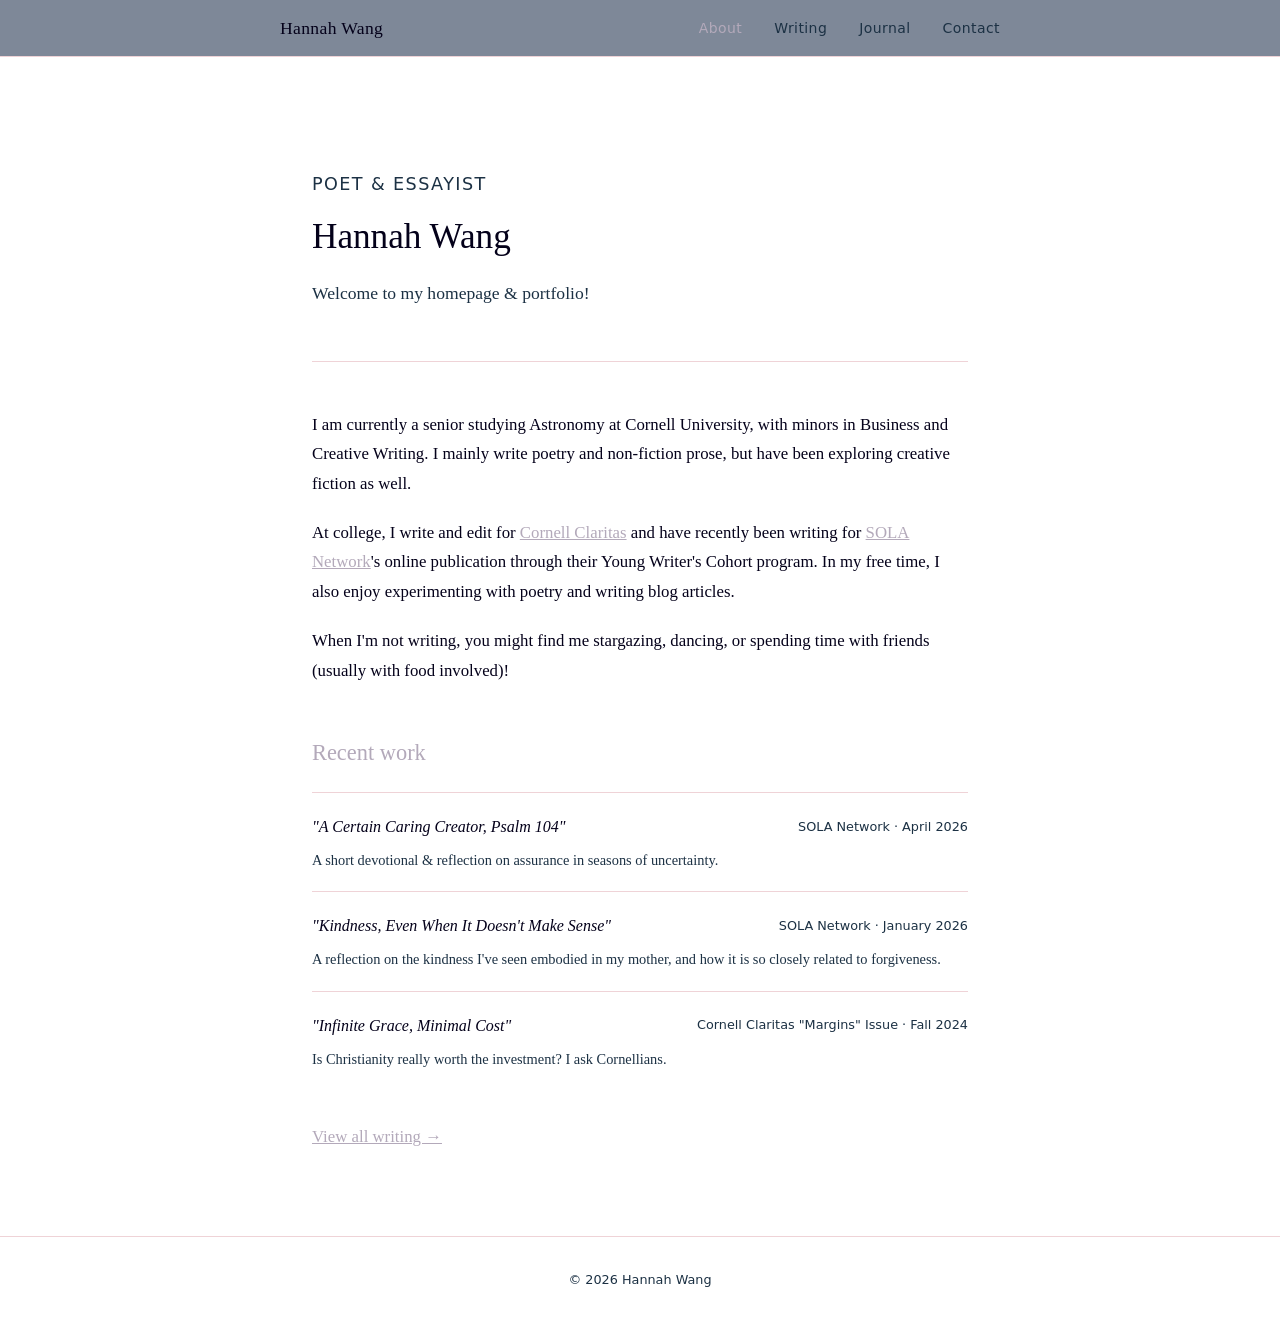
<file: index.html>
<!DOCTYPE html>
<html lang="en">
<head>
  <meta charset="UTF-8" />
  <meta name="viewport" content="width=device-width, initial-scale=1.0" />
  <title>Hannah Wang — Writer</title>
  <link rel="stylesheet" href="style.css" />
</head>
<body>
  <nav>
    <div class="nav-inner">
      <a class="nav-logo" href="index.html">Hannah Wang</a>
      <ul class="nav-links">
        <li><a href="index.html" class="active">About</a></li>
        <li><a href="writing.html">Writing</a></li>
        <li><a href="blog.html">Journal</a></li>
        <li><a href="contact.html">Contact</a></li>
      </ul>
    </div>
  </nav>

  <main>
    <section class="hero">
      <p class="hero-subtitle">Poet &amp; Essayist</p>
      <h1>Hannah Wang</h1>
      <p>Welcome to my homepage & portfolio!</p>
    </section>

    <p>
      I am currently a senior studying Astronomy at Cornell University, with minors in Business
      and Creative Writing. I mainly write poetry and non-fiction prose, but have been exploring
      creative fiction as well.
    </p>

    <p>
      At college, I write and edit for <a href="https://www.cornellclaritas.com/">Cornell Claritas</a> and
      have recently been writing for <a href="https://sola.network/">SOLA Network</a>'s online publication
      through their Young Writer's Cohort program. In my free time, I also enjoy experimenting with poetry and
      writing blog articles.
    </p>

    <p>
      When I'm not writing, you might find me stargazing, dancing, or spending time with friends
      (usually with food involved)!
    </p>

    <h2>Recent work</h2>

    <div class="piece">
      <span class="piece-title"><a href="https://sola.network/article/a-caring-certain-creator-psalm-104/">"A Certain Caring Creator, Psalm 104"</a></span>
      <span class="piece-meta">SOLA Network · April 2026</span>
      <p class="piece-desc">A short devotional & reflection on assurance in seasons of uncertainty.</p>
    </div>

    <div class="piece">
      <span class="piece-title"><a href="https://sola.network/article/kindness-even-when-it-doesnt-make-sense/">"Kindness, Even When It Doesn't Make Sense"</a></span>
      <span class="piece-meta">SOLA Network · January 2026</span>
      <p class="piece-desc">A reflection on the kindness I've seen embodied in my mother, and how it is so closely related to forgiveness.</p>
    </div>

    <div class="piece">
      <span class="piece-title"><a href="https://www.cornellclaritas.com/printcontent/a-love-letter-to-winter-sbjta-blw3c">"Infinite Grace, Minimal Cost"</a></span>
      <span class="piece-meta">Cornell Claritas "Margins" Issue · Fall 2024</span>
      <p class="piece-desc">Is Christianity really worth the investment? I ask Cornellians. </p>
    </div>

    <p style="margin-top:2rem;">
      <a href="writing.html">View all writing →</a>
    </p>
  </main>

  <footer>
    <p>© 2026 Hannah Wang</p>
  </footer>

  <script src="nav.js"></script>
</body>
</html>
</file>
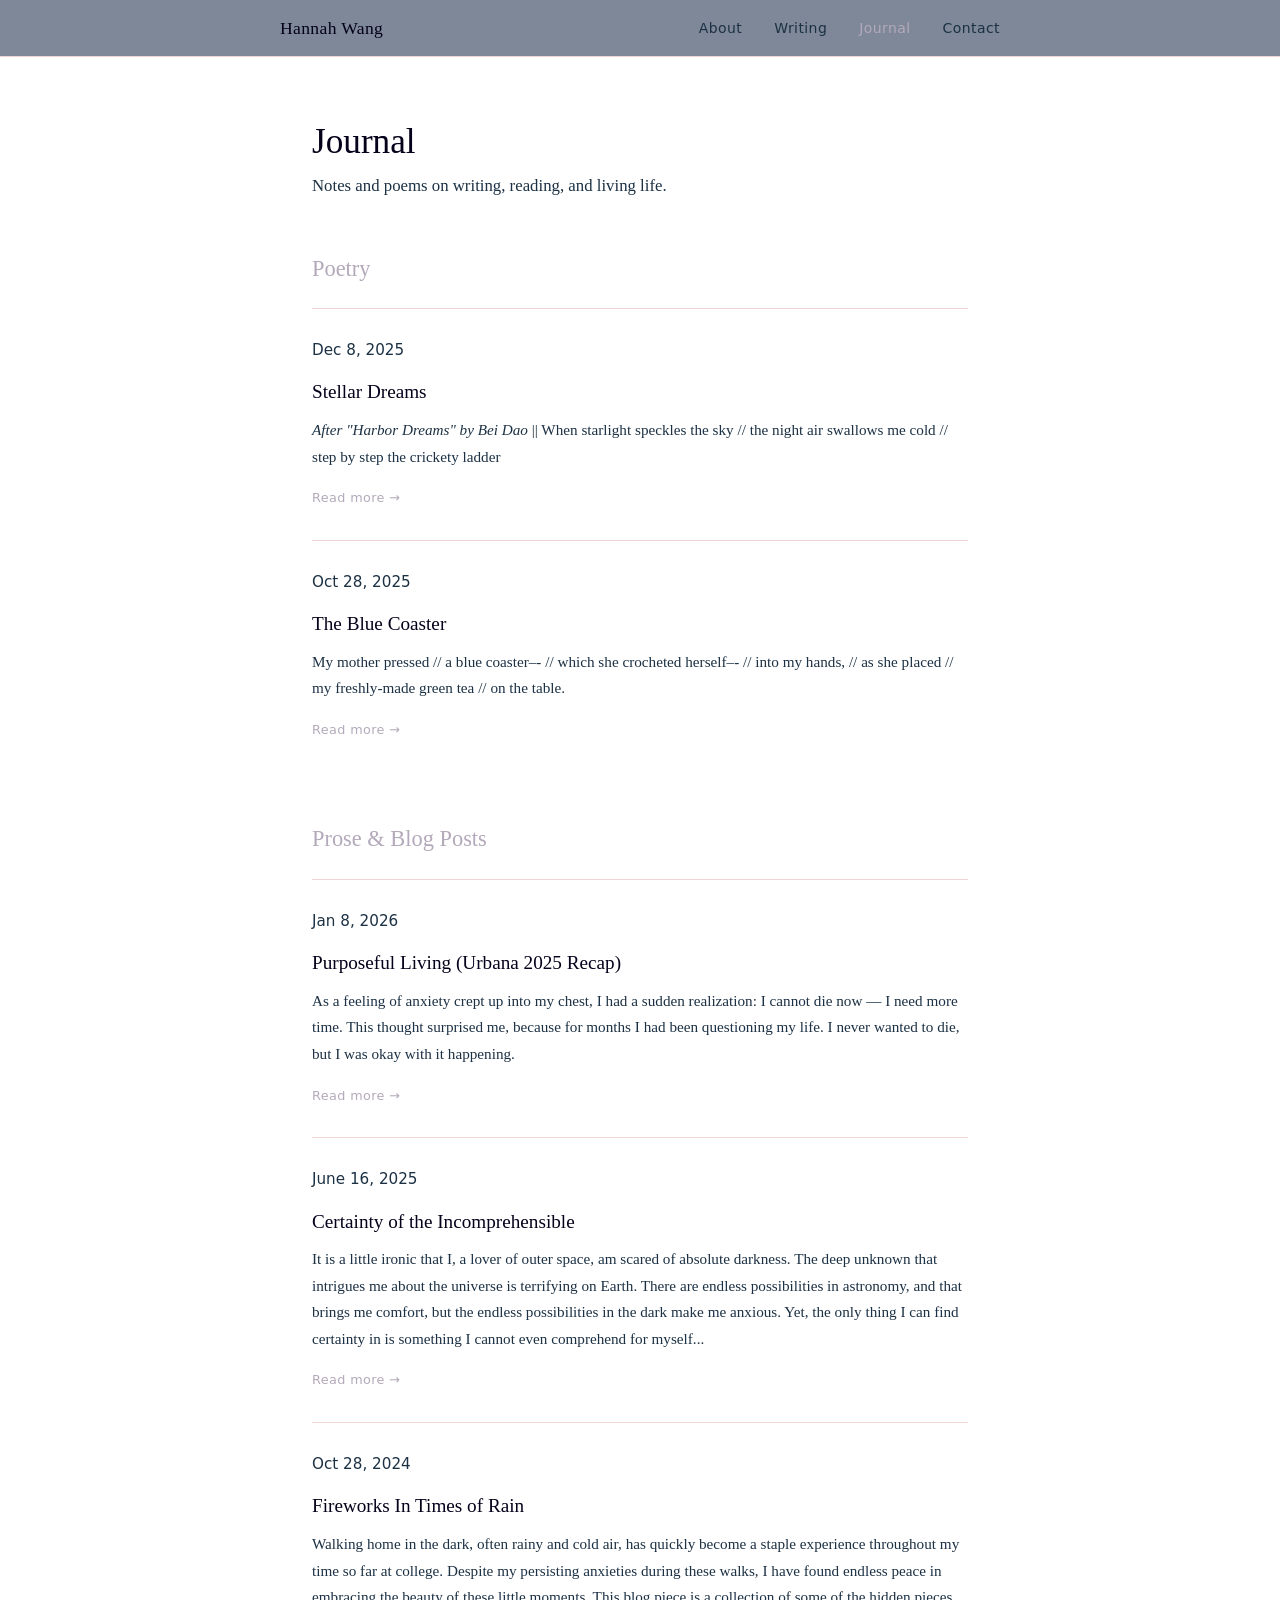
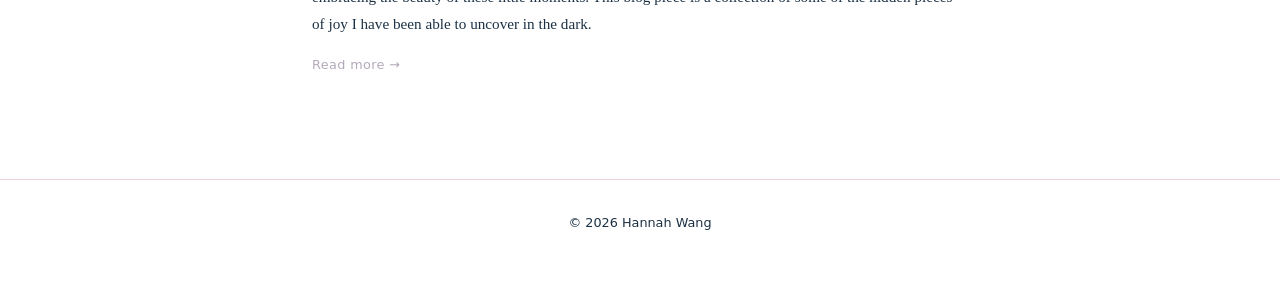
<file: blog.html>
<!DOCTYPE html>
<html lang="en">
<head>
  <meta charset="UTF-8" />
  <meta name="viewport" content="width=device-width, initial-scale=1.0" />
  <title>Journal — Hannah Wang</title>
  <link rel="stylesheet" href="style.css" />
</head>
<body>
  <nav>
    <div class="nav-inner">
      <a class="nav-logo" href="index.html">Hannah Wang</a>
      <ul class="nav-links">
        <li><a href="index.html">About</a></li>
        <li><a href="writing.html">Writing</a></li>
        <li><a href="blog.html" class="active">Journal</a></li>
        <li><a href="contact.html">Contact</a></li>
      </ul>
    </div>
  </nav>

  <main>
    <h1>Journal</h1>
    <p style="color: var(--muted); margin-top:0.5rem;">Notes and poems on writing, reading, and living life.</p>

    <section class="genre-section">
      <h2>Poetry</h2>

      <article class="post">
        <p class="post-date">Dec 8, 2025</p>
        <h3><a href="posts/harbor-dreams-poem2.html">Stellar Dreams</a></h3>
        <p>
          <i>After "Harbor Dreams" by Bei Dao</i> || When starlight speckles the sky // the night air swallows me cold // step by step the crickety ladder
        </p>
        <a class="read-more" href="posts/harbor-dreams-poem2.html">Read more →</a>
      </article>

      <article class="post">
        <p class="post-date">Oct 28, 2025</p>
        <h3><a href="posts/coaster-poem1.html">The Blue Coaster</a></h3>
        <p>
          My mother pressed // a blue coaster–- // which she crocheted herself–- // into my hands, // as she placed // my freshly-made green tea // on the table.
        </p>
        <a class="read-more" href="posts/coaster-poem1.html">Read more →</a>
      </article>

    </section>

    <section class="genre-section">
      <h2>Prose & Blog Posts</h2>

      <article class="post">
        <p class="post-date">Jan 8, 2026</p>
        <h3><a href="posts/urbana-prose3.html">Purposeful Living (Urbana 2025 Recap)</a></h3>
        <p>
          As a feeling of anxiety crept up into my chest, I had a sudden realization: I cannot die now — I need more time.
          This thought surprised me, because for months I had been questioning my life. I never wanted to die, but I was okay with it happening.
        </p>
        <a class="read-more" href="posts/urbana-prose3.html">Read more →</a>
      </article>

      <article class="post">
        <p class="post-date">June 16, 2025</p>
        <h3><a href="posts/certainty-prose2.html">Certainty of the Incomprehensible</a></h3>
        <p>
          It is a little ironic that I, a lover of outer space, am scared of absolute darkness. The deep unknown that intrigues me about the universe is terrifying on Earth. There are endless possibilities in astronomy, and that brings me comfort, but the endless possibilities in the dark make me anxious. Yet, the only thing I can find certainty in is something I cannot even comprehend for myself...
        </p>
        <a class="read-more" href="posts/certainty-prose2.html">Read more →</a>
      </article>

      <article class="post">
        <p class="post-date">Oct 28, 2024</p>
        <h3><a href="posts/fireworks-prose1.html">Fireworks In Times of Rain</a></h3>
        <p>
          Walking home in the dark, often rainy and cold air, has quickly become a staple experience throughout
          my time so far at college. Despite my persisting anxieties during these walks, I have found endless peace in
          embracing the beauty of these little moments. This blog piece is a collection of some of the hidden pieces of
          joy I have been able to uncover in the dark.
        </p>
        <a class="read-more" href="posts/fireworks-prose1.html">Read more →</a>
      </article>

    </section>
    

  </main>

  <footer>
    <p>© 2026 Hannah Wang</p>
  </footer>

  <script src="nav.js"></script>
</body>
</html>
</file>
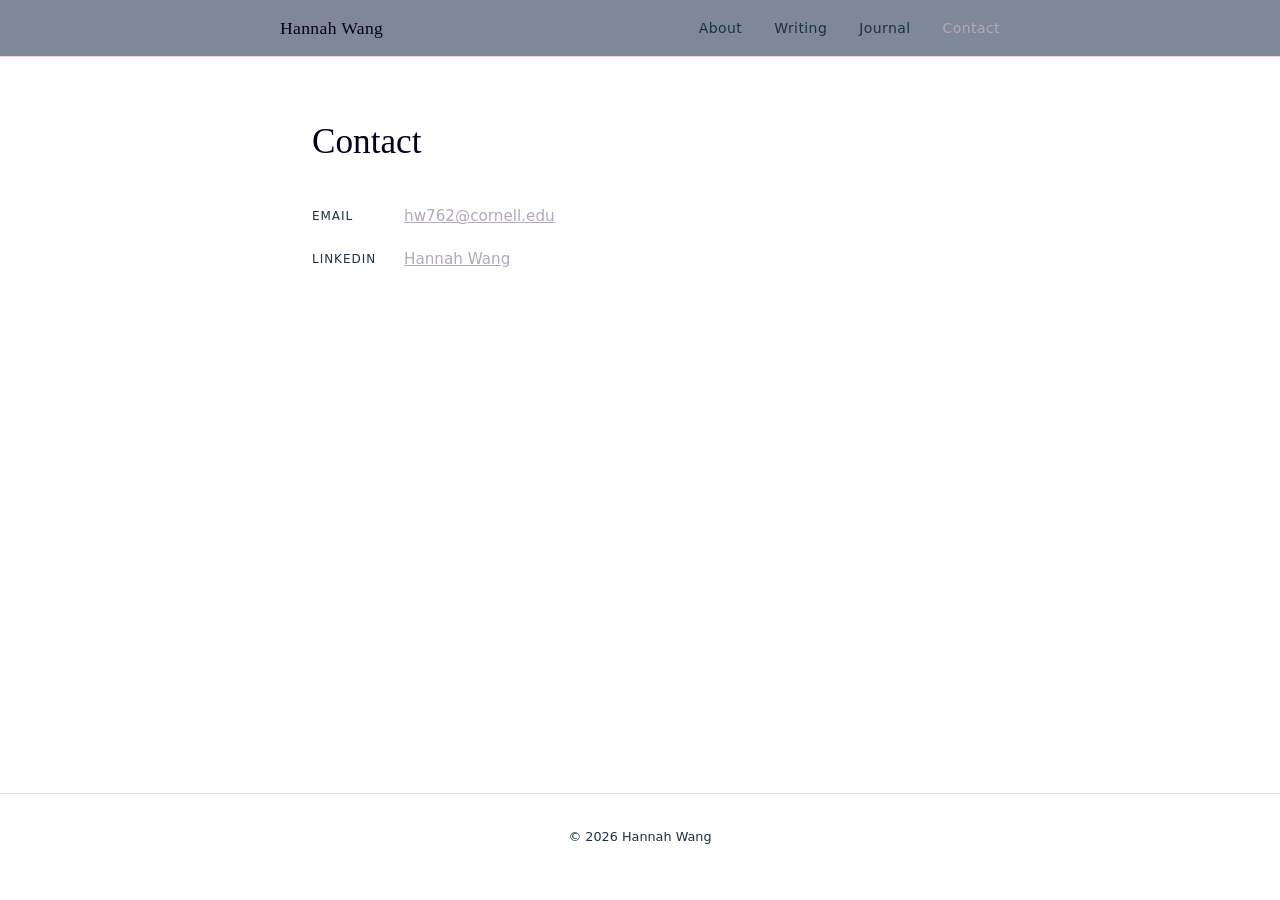
<file: contact.html>
<!DOCTYPE html>
<html lang="en">
<head>
  <meta charset="UTF-8" />
  <meta name="viewport" content="width=device-width, initial-scale=1.0" />
  <title>Contact — Hannah Wang</title>
  <link rel="stylesheet" href="style.css" />
</head>
<body>
  <nav>
    <div class="nav-inner">
      <a class="nav-logo" href="index.html">Hannah Wang</a>
      <ul class="nav-links">
        <li><a href="index.html">About</a></li>
        <li><a href="writing.html">Writing</a></li>
        <li><a href="blog.html">Journal</a></li>
        <li><a href="contact.html" class="active">Contact</a></li>
      </ul>
    </div>
  </nav>

  <main>
    <h1>Contact</h1>

    <p class="contact-intro">

    </p>

    <div class="contact-block">
      <div class="contact-item">
        <span class="contact-label">Email</span>
        <a href="mailto:hw762@cornell.edu">hw762@cornell.edu</a>
      </div>

      <div class="contact-item">
        <span class="contact-label">LinkedIn</span>
        <a href="https://www.linkedin.com/in/hannah-wang-403125257/" target="_blank" rel="noopener">Hannah Wang</a>
      </div>


      <!-- Uncomment and fill in any of these as needed:

      <div class="contact-item">
        <span class="contact-label">Twitter</span>
        <a href="https://twitter.com/yourhandle" target="_blank" rel="noopener">@yourhandle</a>
      </div>

      <div class="contact-item">
        <span class="contact-label">Instagram</span>
        <a href="https://instagram.com/yourhandle" target="_blank" rel="noopener">@yourhandle</a>
      </div>

      <div class="contact-item">
        <span class="contact-label">Substack</span>
        <a href="https://yourname.substack.com" target="_blank" rel="noopener">yourname.substack.com</a>
      </div>

      -->
    </div>

<!--    <p style="margin-top: 3rem; color: var(&#45;&#45;muted); font-size: 0.9rem;">-->
<!--      -->
<!--    </p>-->
  </main>

  <footer>
    <p>© 2026 Hannah Wang</p>
  </footer>

  <script src="nav.js"></script>
</body>
</html>
</file>
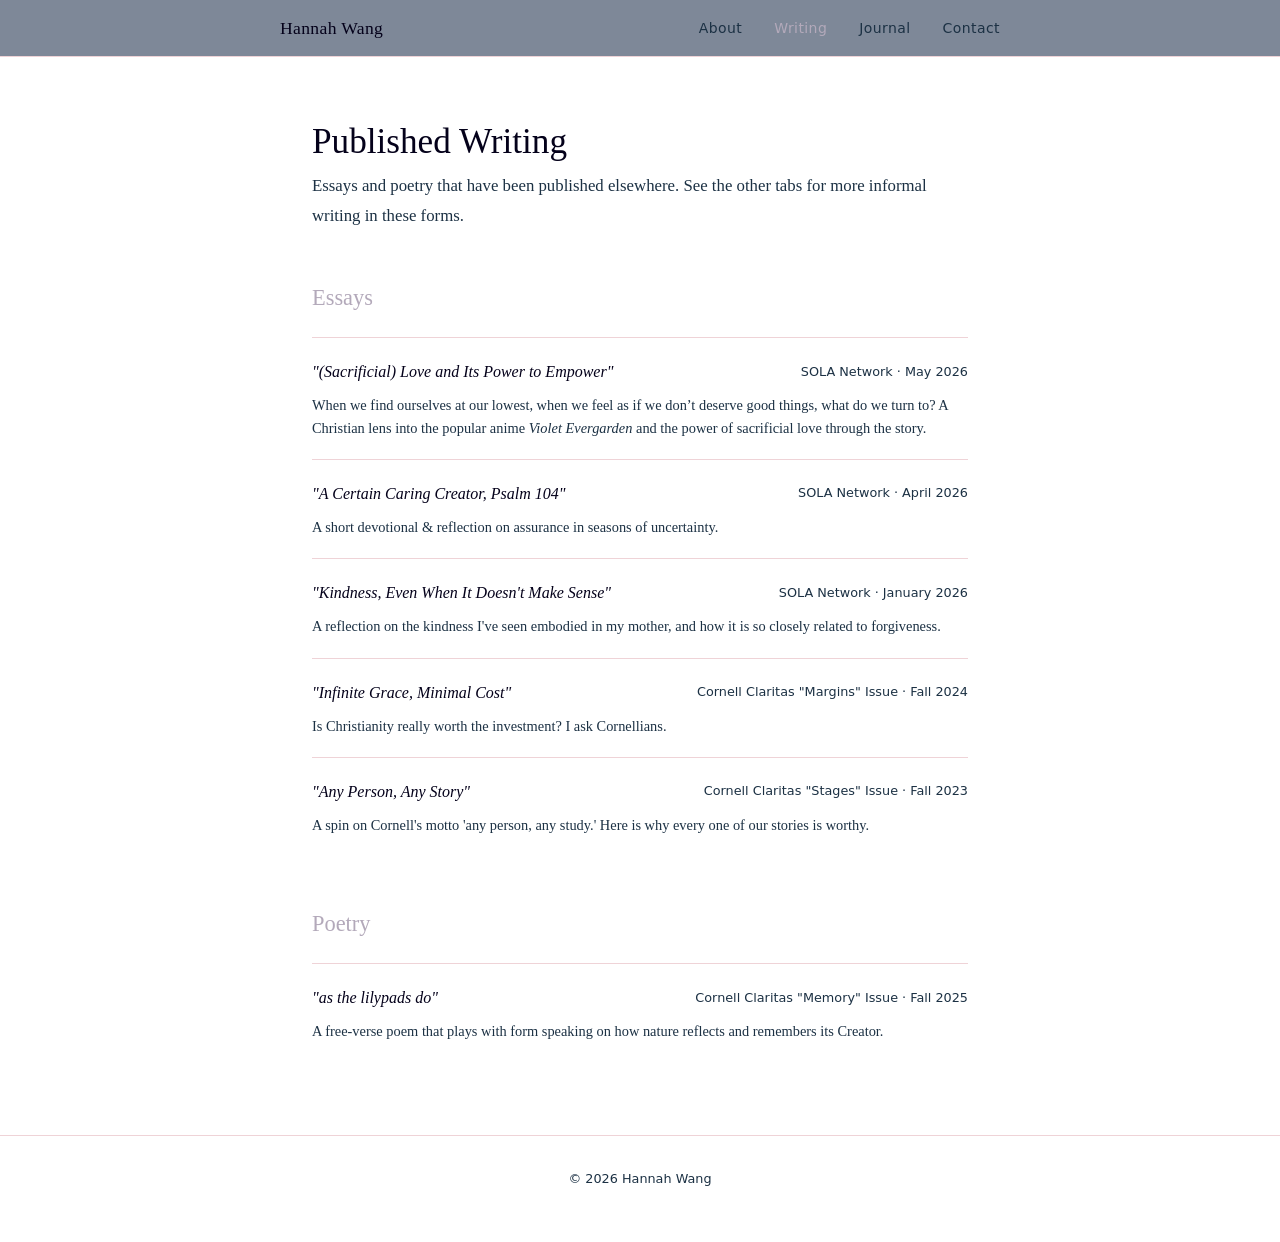
<file: writing.html>
<!DOCTYPE html>
<html lang="en">
<head>
  <meta charset="UTF-8" />
  <meta name="viewport" content="width=device-width, initial-scale=1.0" />
  <title>Writing — Hannah Wang</title>
  <link rel="stylesheet" href="style.css" />
</head>
<body>
  <nav>
    <div class="nav-inner">
      <a class="nav-logo" href="index.html">Hannah Wang</a>
      <ul class="nav-links">
        <li><a href="index.html">About</a></li>
        <li><a href="writing.html" class="active">Writing</a></li>
        <li><a href="blog.html">Journal</a></li>
        <li><a href="contact.html">Contact</a></li>
      </ul>
    </div>
  </nav>

  <main>
    <h1>Published Writing</h1>
    <p style="color: var(--muted); margin-top:0.5rem;">Essays and poetry that have been published elsewhere. See the other tabs for more informal writing in these forms.</p>

    <!-- ── Essays ── -->
    <section class="genre-section">
      <h2>Essays</h2>

      <div class="piece">
        <span class="piece-title"><a href="https://sola.network/article/violet-evergarden-sacrificial-love-and-its-power-to-empower/">"(Sacrificial) Love and Its Power to Empower"</a></span>
        <span class="piece-meta">SOLA Network · May 2026</span>
        <p class="piece-desc">When we find ourselves at our lowest, when we feel as if we don’t deserve good things, what do we turn to?
          A Christian lens into the popular anime <i>Violet Evergarden</i> and the power of sacrificial love through the story.</p>
      </div>

      <div class="piece">
        <span class="piece-title"><a href="https://sola.network/article/a-caring-certain-creator-psalm-104/">"A Certain Caring Creator, Psalm 104"</a></span>
        <span class="piece-meta">SOLA Network · April 2026</span>
        <p class="piece-desc">A short devotional & reflection on assurance in seasons of uncertainty.</p>
      </div>

      <div class="piece">
        <span class="piece-title"><a href="https://sola.network/article/kindness-even-when-it-doesnt-make-sense/">"Kindness, Even When It Doesn't Make Sense"</a></span>
        <span class="piece-meta">SOLA Network · January 2026</span>
        <p class="piece-desc">A reflection on the kindness I've seen embodied in my mother, and how it is so closely related to forgiveness.</p>
      </div>

      <div class="piece">
        <span class="piece-title"><a href="https://www.cornellclaritas.com/printcontent/a-love-letter-to-winter-sbjta-blw3c">"Infinite Grace, Minimal Cost"</a></span>
        <span class="piece-meta">Cornell Claritas "Margins" Issue · Fall 2024</span>
        <p class="piece-desc">Is Christianity really worth the investment? I ask Cornellians. </p>
      </div>

      <div class="piece">
        <span class="piece-title"><a href="https://www.cornellclaritas.com/printcontent/bearing-the-wait-2gjym-yynf7-mx7k7-984nz-2t8sa">"Any Person, Any Story"</a></span>
        <span class="piece-meta">Cornell Claritas "Stages" Issue · Fall 2023</span>
        <p class="piece-desc">A spin on Cornell's motto 'any person, any study.' Here is why every one of our stories is worthy.</p>
      </div>
    </section>

    <!-- ── Poetry ── -->
    <section class="genre-section">
      <h2>Poetry</h2>

      <div class="piece">
        <span class="piece-title">"as the lilypads do"</span>
        <span class="piece-meta">Cornell Claritas "Memory" Issue · Fall 2025</span>
        <p class="piece-desc">A free-verse poem that plays with form speaking on how nature reflects and remembers its Creator.</p>
      </div>

    </section>

<!--    &lt;!&ndash; ── Fiction ── &ndash;&gt;-->
<!--    <section class="genre-section">-->
<!--      <h2>Fiction</h2>-->

<!--      <div class="piece">-->
<!--        <span class="piece-title"><a href="#">"Story Title One"</a></span>-->
<!--        <span class="piece-meta">Literary Magazine · 2025</span>-->
<!--        <p class="piece-desc">A short description of this story — its world, its stakes, its mood.</p>-->
<!--      </div>-->

<!--      <div class="piece">-->
<!--        <span class="piece-title"><a href="#">"Story Title Two"</a></span>-->
<!--        <span class="piece-meta">Anthology · 2024</span>-->
<!--        <p class="piece-desc">Brief context for the story and how it came to be published here.</p>-->
<!--      </div>-->
<!--    </section>-->

<!--    &lt;!&ndash; ── Other ── &ndash;&gt;-->
<!--    <section class="genre-section">-->
<!--      <h2>Other work</h2>-->

<!--      <div class="piece">-->
<!--        <span class="piece-title"><a href="#">"A Reported Piece or Script"</a></span>-->
<!--        <span class="piece-meta">Outlet · 2025</span>-->
<!--        <p class="piece-desc">Description of any work that doesn't fit neatly into the other categories.</p>-->
<!--      </div>-->
<!--    </section>-->
  </main>

  <footer>
    <p>© 2026 Hannah Wang</p>
  </footer>

  <script src="nav.js"></script>
</body>
</html>
</file>
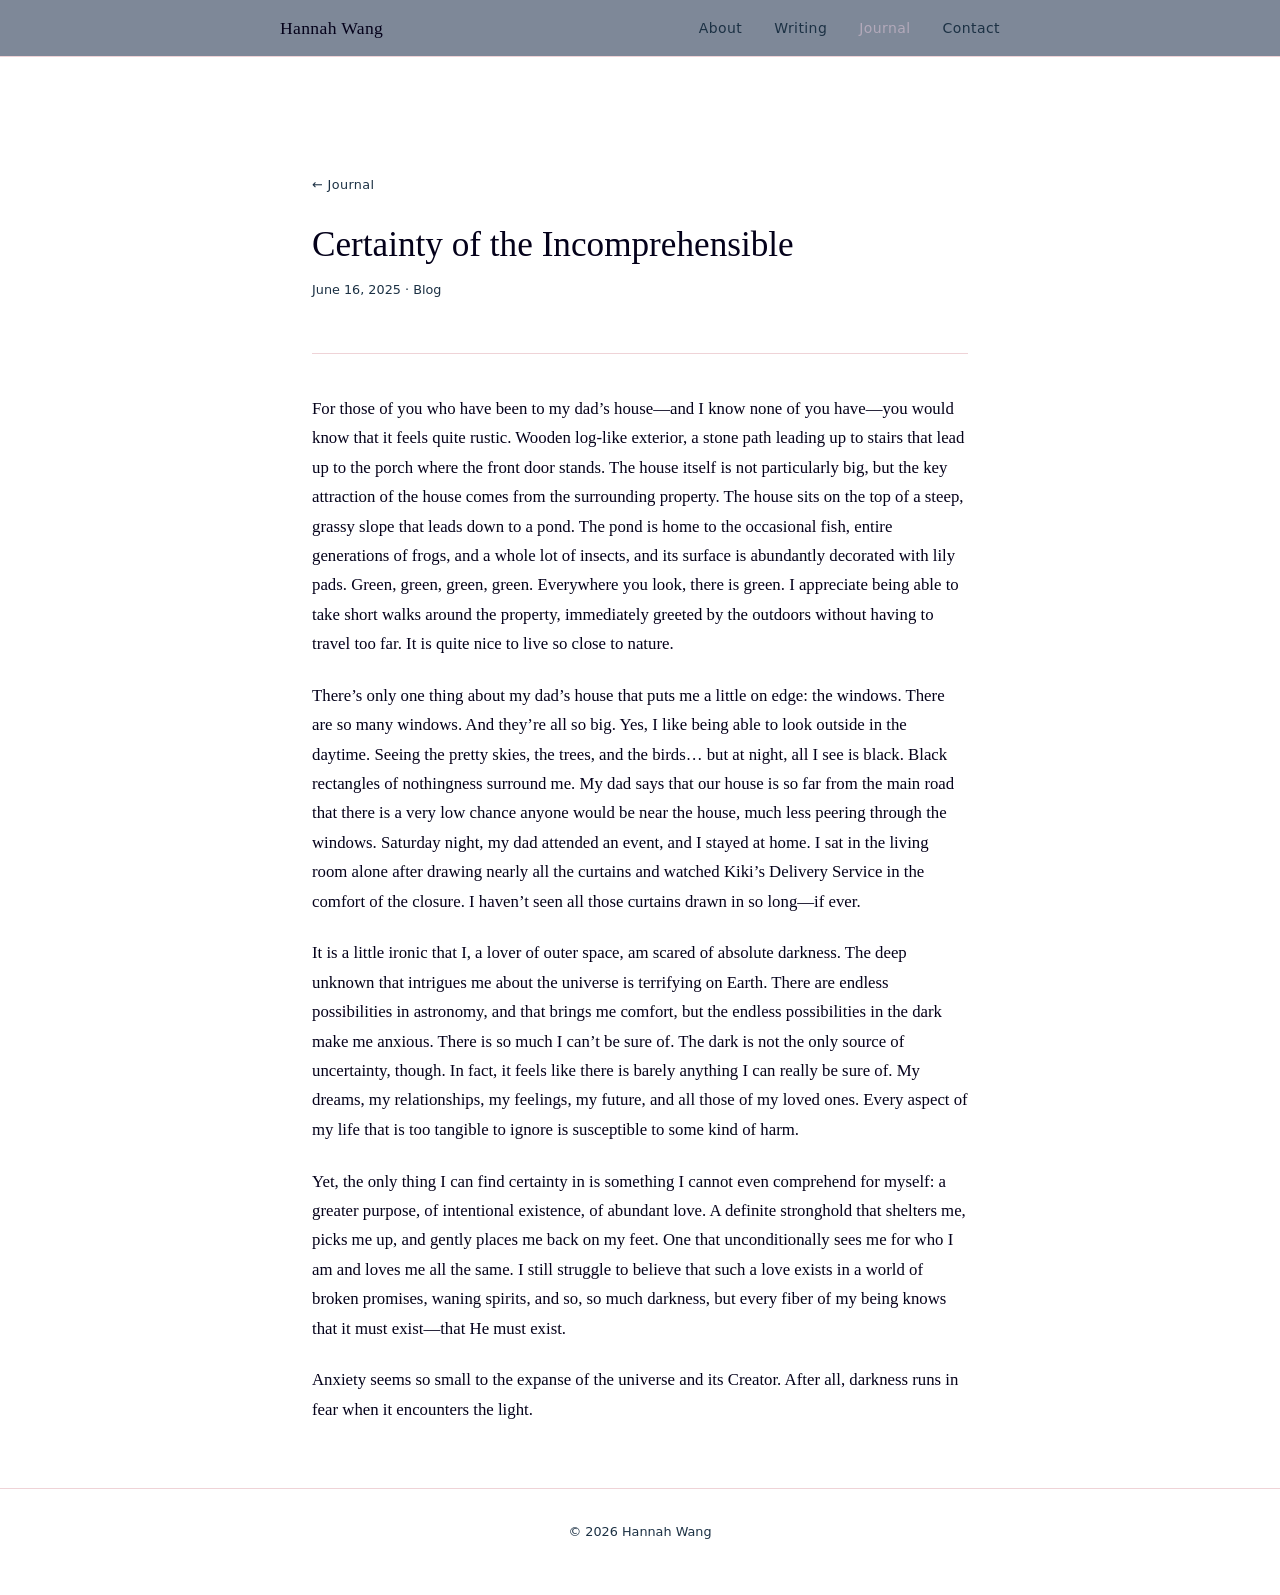
<file: posts/certainty-prose2.html>
<!DOCTYPE html>
<html lang="en">
<head>
  <meta charset="UTF-8" />
  <meta name="viewport" content="width=device-width, initial-scale=1.0" />
  <title>Certainty of the Incomprehensible — Hannah Wang</title>
  <link rel="stylesheet" href="../style.css" />
  <link rel="stylesheet" href="post.css" />
</head>
<body>
  <nav>
    <div class="nav-inner">
      <a class="nav-logo" href="../index.html">Hannah Wang</a>
      <ul class="nav-links">
        <li><a href="../index.html">About</a></li>
        <li><a href="../writing.html">Writing</a></li>
        <li><a href="../blog.html" class="active">Journal</a></li>
        <li><a href="../contact.html">Contact</a></li>
      </ul>
    </div>
  </nav>

  <main>
    <div class="post-header">
      <a class="back-link" href="../blog.html">← Journal</a>
      <h1>Certainty of the Incomprehensible</h1>
      <p class="post-dateline">June 16, 2025 · Blog</p>
    </div>

    <div class="post-body">
      <p>
        For those of you who have been to my dad’s house—and I know none of you have—you would know that it feels quite rustic. Wooden log-like exterior, a stone path leading up to stairs that lead up to the porch where the front door stands. The house itself is not particularly big, but the key attraction of the house comes from the surrounding property. The house sits on the top of a steep, grassy slope that leads down to a pond. The pond is home to the occasional fish, entire generations of frogs, and a whole lot of insects, and its surface is abundantly decorated with lily pads. Green, green, green, green. Everywhere you look, there is green. I appreciate being able to take short walks around the property, immediately greeted by the outdoors without having to travel too far. It is quite nice to live so close to nature.
      </p>

      <p>
        There’s only one thing about my dad’s house that puts me a little on edge: the windows. There are so many windows. And they’re all so big. Yes, I like being able to look outside in the daytime. Seeing the pretty skies, the trees, and the birds… but at night, all I see is black. Black rectangles of nothingness surround me. My dad says that our house is so far from the main road that there is a very low chance anyone would be near the house, much less peering through the windows. Saturday night, my dad attended an event, and I stayed at home. I sat in the living room alone after drawing nearly all the curtains and watched Kiki’s Delivery Service in the comfort of the closure. I haven’t seen all those curtains drawn in so long—if ever.
      </p>

      <p>
        It is a little ironic that I, a lover of outer space, am scared of absolute darkness. The deep unknown that intrigues me about the universe is terrifying on Earth. There are endless possibilities in astronomy, and that brings me comfort, but the endless possibilities in the dark make me anxious. There is so much I can’t be sure of. The dark is not the only source of uncertainty, though. In fact, it feels like there is barely anything I can really be sure of. My dreams, my relationships, my feelings, my future, and all those of my loved ones. Every aspect of my life that is too tangible to ignore is susceptible to some kind of harm.
      </p>

      <p>
        Yet, the only thing I can find certainty in is something I cannot even comprehend for myself: a greater purpose, of intentional existence, of abundant love. A definite stronghold that shelters me, picks me up, and gently places me back on my feet. One that unconditionally sees me for who I am and loves me all the same. I still struggle to believe that such a love exists in a world of broken promises, waning spirits, and so, so much darkness, but every fiber of my being knows that it must exist—that He must exist.
      </p>

      <p>
        Anxiety seems so small to the expanse of the universe and its Creator. After all, darkness runs in fear when it encounters the light.
      </p>
    </div>
  </main>

  <footer>
    <p>© 2026 Hannah Wang</p>
  </footer>
</body>
</html>
</file>
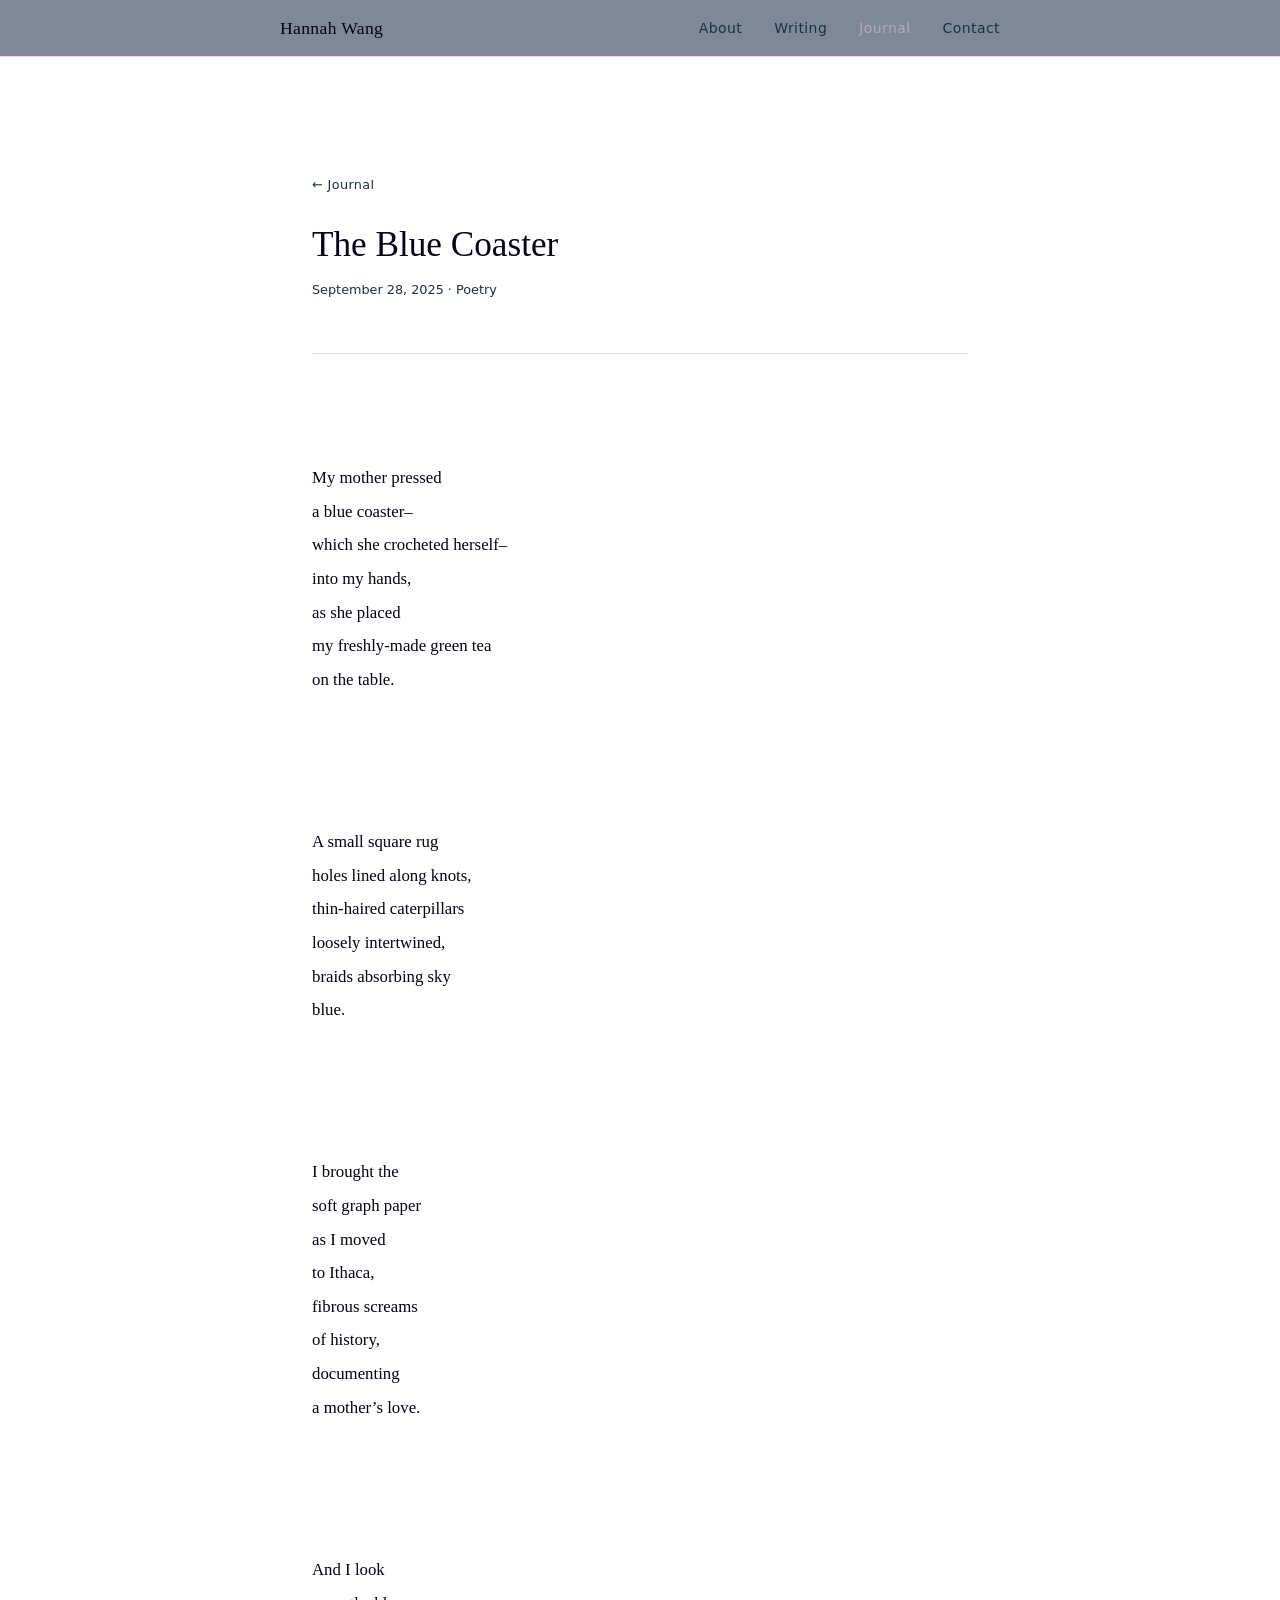
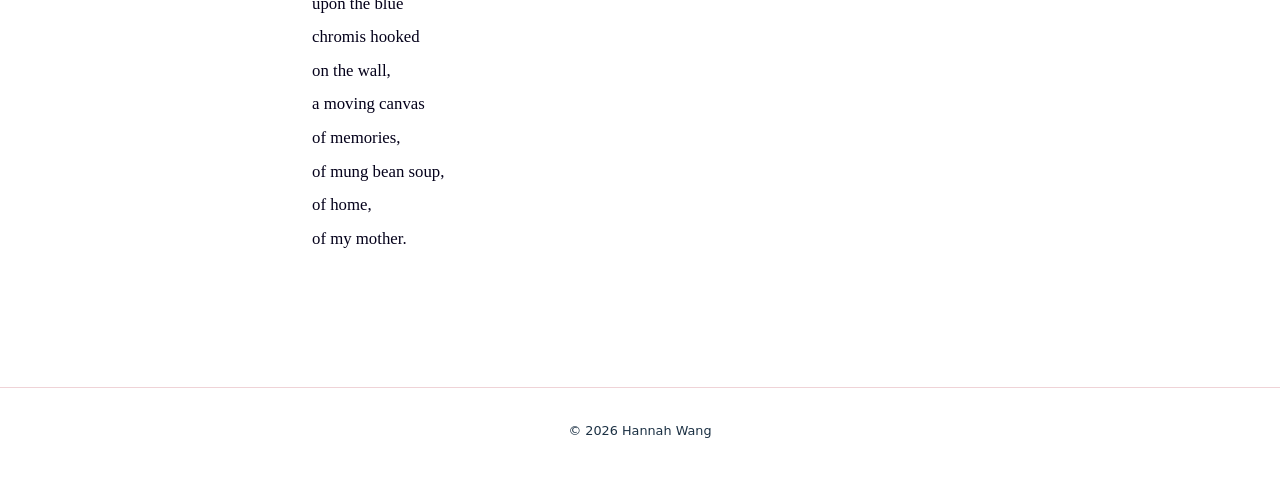
<file: posts/coaster-poem1.html>
<!DOCTYPE html>
<html lang="en">
<head>
  <meta charset="UTF-8" />
  <meta name="viewport" content="width=device-width, initial-scale=1.0" />
  <title>The Blue Coaster — Hannah Wang</title>
  <link rel="stylesheet" href="../style.css" />
  <link rel="stylesheet" href="post.css" />
</head>
<body>
  <nav>
    <div class="nav-inner">
      <a class="nav-logo" href="../index.html">Hannah Wang</a>
      <ul class="nav-links">
        <li><a href="../index.html">About</a></li>
        <li><a href="../writing.html">Writing</a></li>
        <li><a href="../blog.html" class="active">Journal</a></li>
        <li><a href="../contact.html">Contact</a></li>
      </ul>
    </div>
  </nav>

  <main>
    <div class="post-header">
      <a class="back-link" href="../blog.html">← Journal</a>
      <h1>The Blue Coaster</h1>
      <p class="post-dateline">September 28, 2025 · Poetry</p>
    </div>

    <div class="post-body">
      <div class="poem">
        <div class="poem-stanza">My mother pressed
a blue coaster–
which she crocheted herself–
into my hands,
as she placed
my freshly-made green tea
on the table.</div>

        <div class="poem-stanza">A small square rug
holes lined along knots,
thin-haired caterpillars
loosely intertwined,
braids absorbing sky
blue.</div>

        <div class="poem-stanza">I brought the
soft graph paper
as I moved
to Ithaca,
fibrous screams
of history,
documenting
a mother’s love.</div>

        <div class="poem-stanza">And I look
upon the blue
chromis hooked
on the wall,
a moving canvas
of memories,
of mung bean soup,
of home,
of my mother.</div>
      </div>
    </div>
  </main>

  <footer>
    <p>© 2026 Hannah Wang</p>
  </footer>
</body>
</html>
</file>
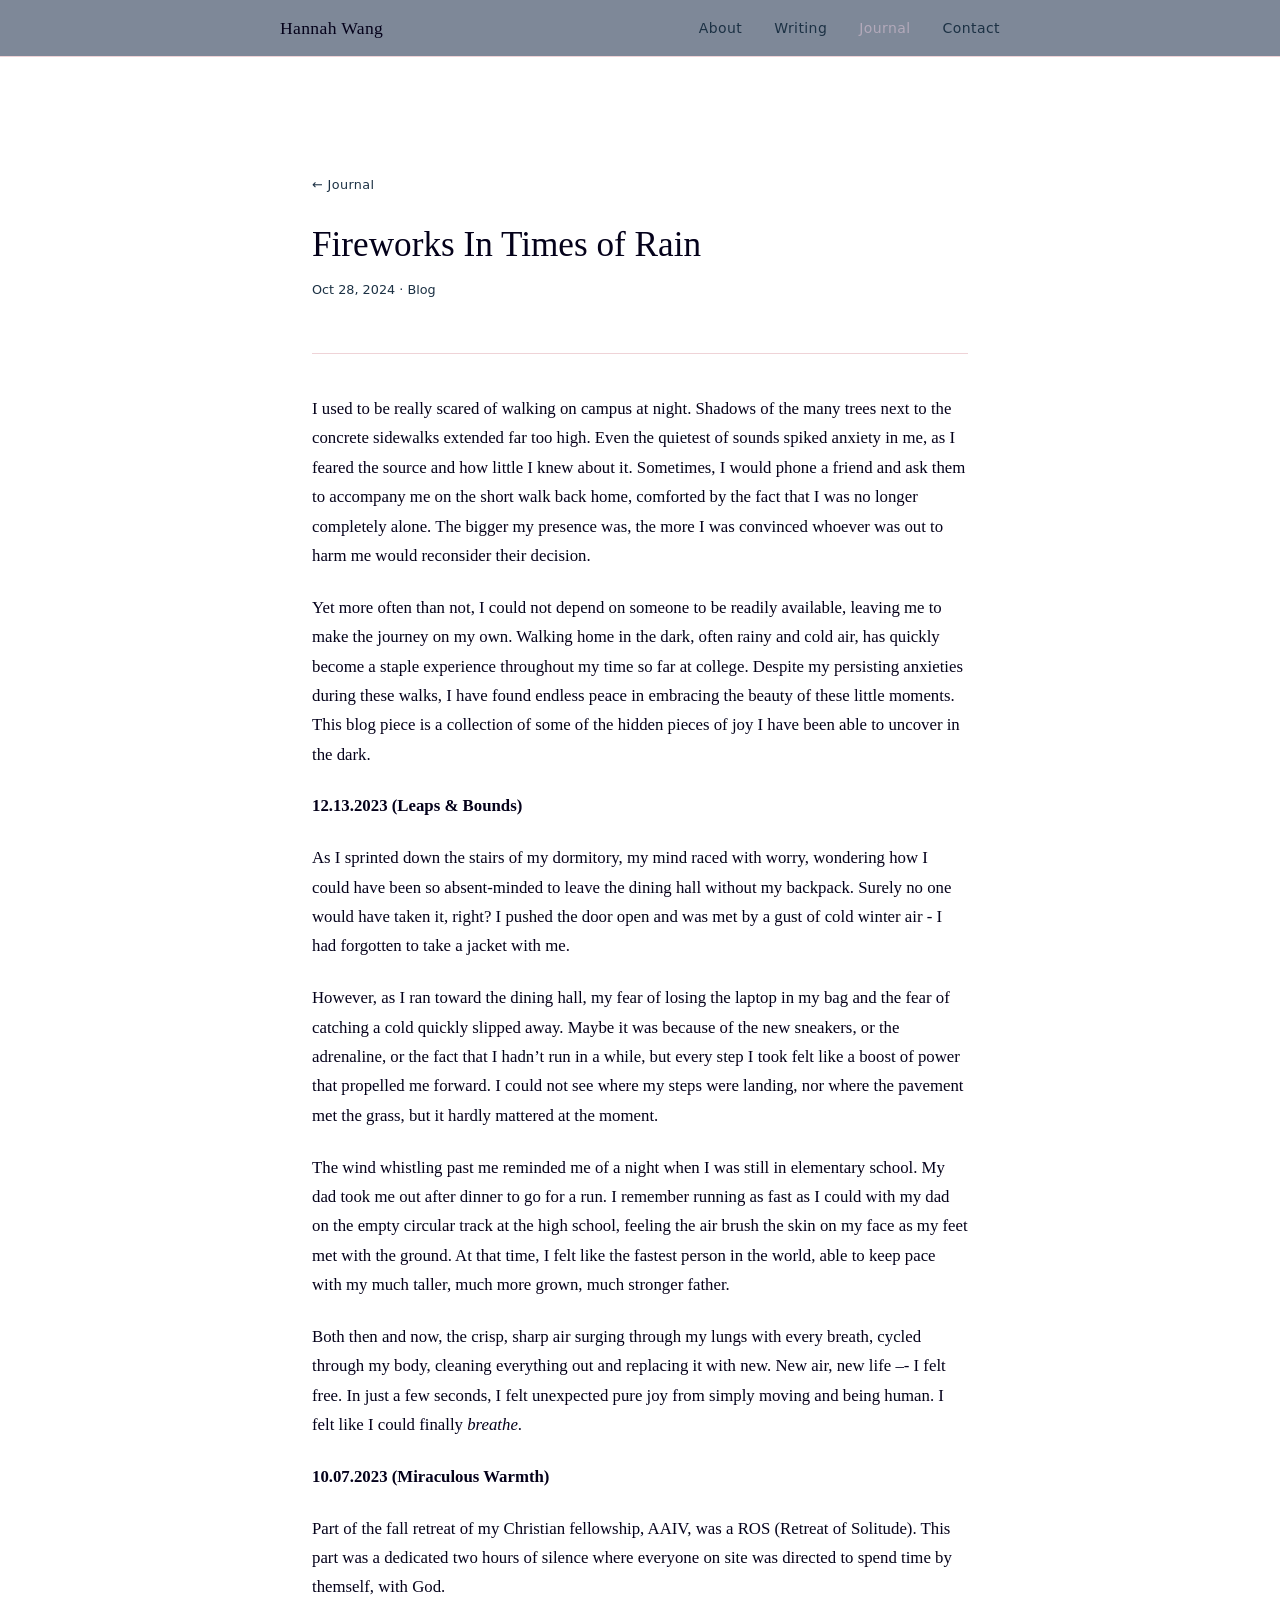
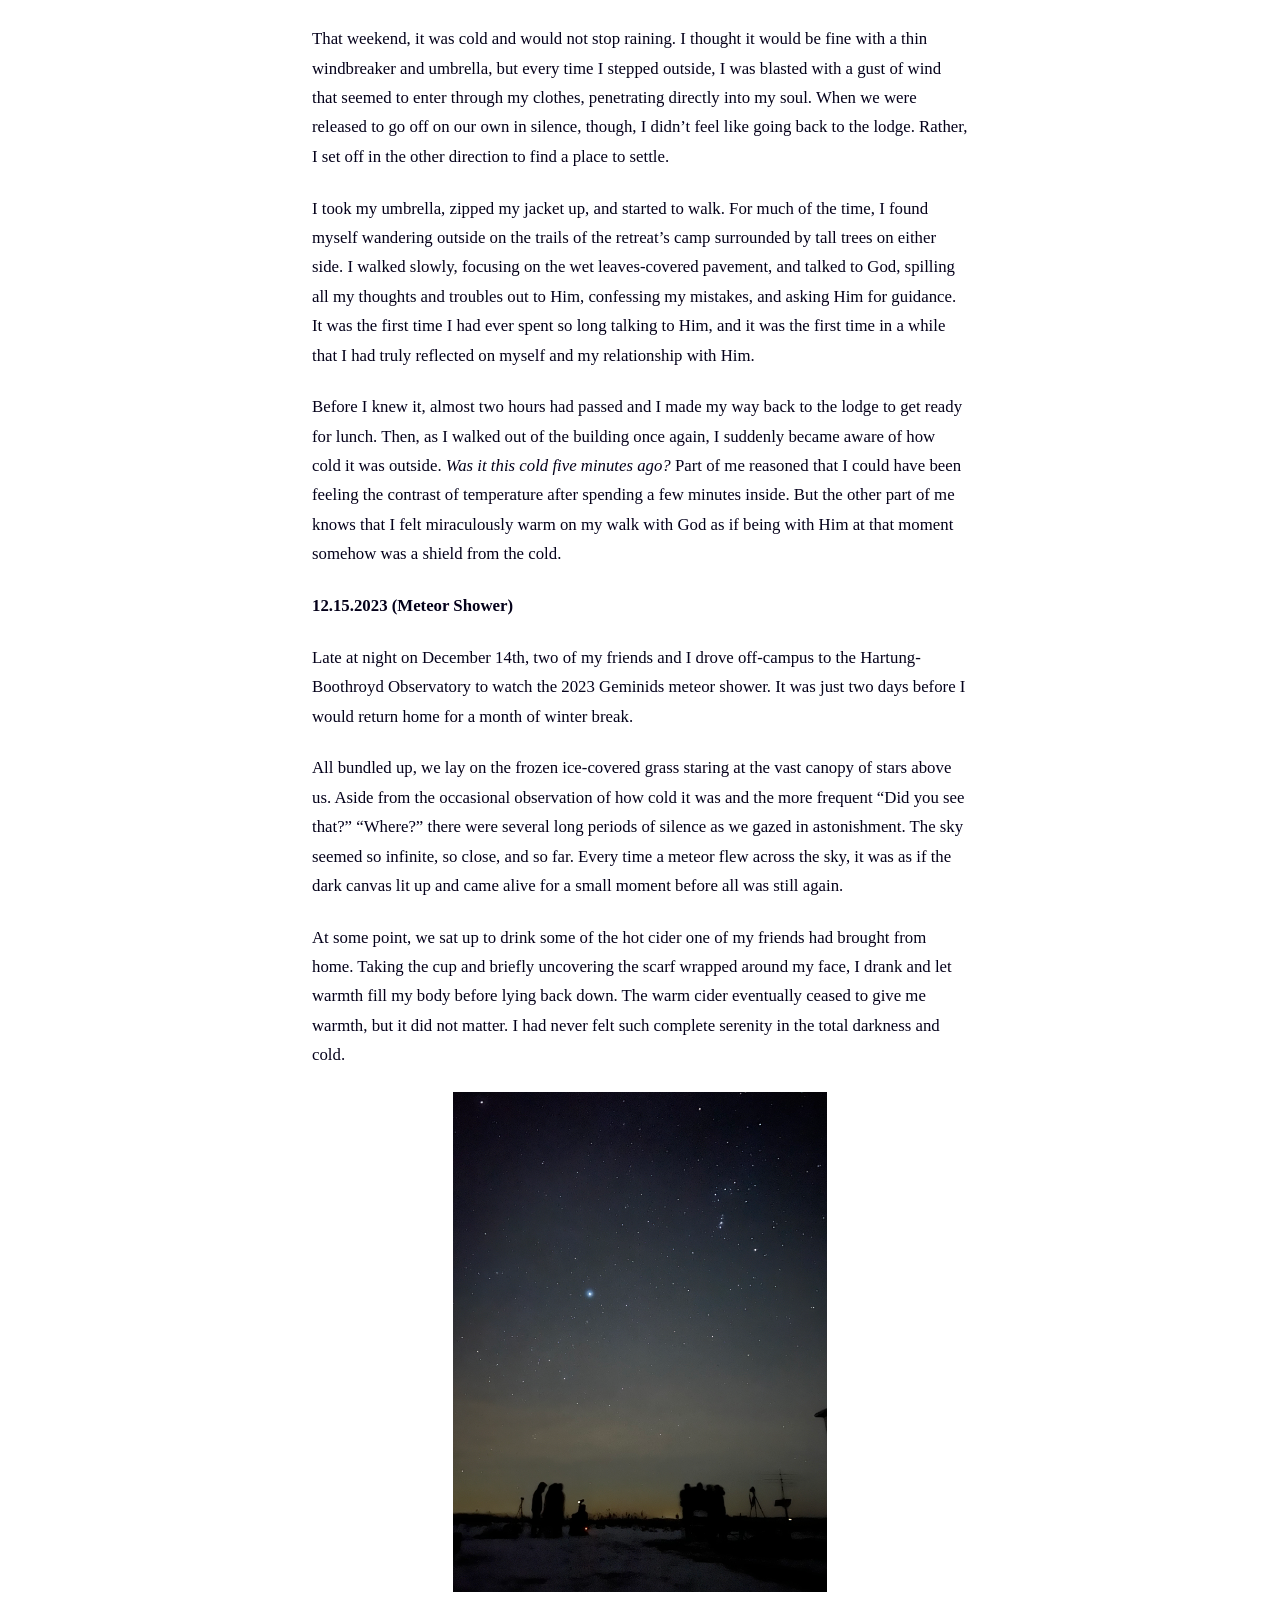
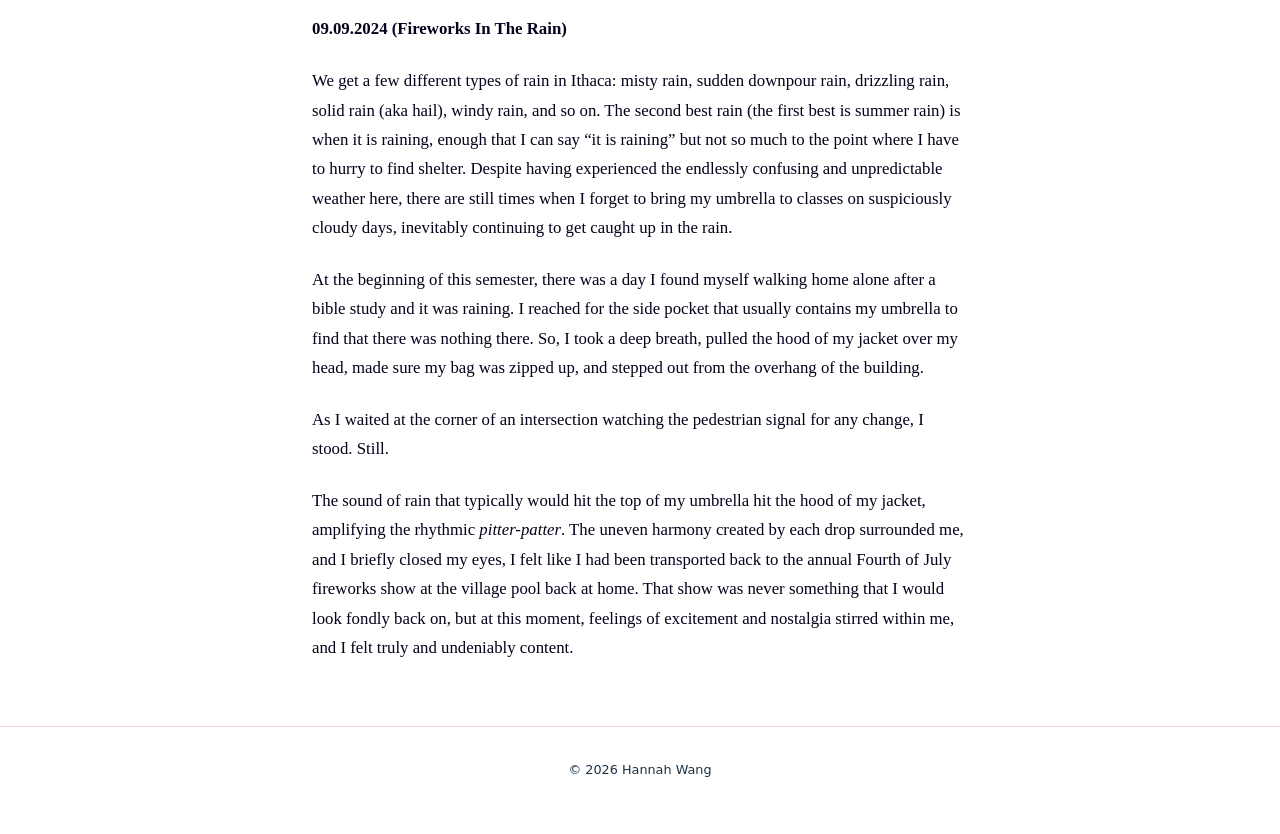
<file: posts/fireworks-prose1.html>
<!DOCTYPE html>
<html lang="en">
<head>
  <meta charset="UTF-8" />
  <meta name="viewport" content="width=device-width, initial-scale=1.0" />
  <title>Fireworks In Times of Rain — Hannah Wang</title>
  <link rel="stylesheet" href="../style.css" />
  <link rel="stylesheet" href="post.css" />
</head>
<body>
  <nav>
    <div class="nav-inner">
      <a class="nav-logo" href="../index.html">Hannah Wang</a>
      <ul class="nav-links">
        <li><a href="../index.html">About</a></li>
        <li><a href="../writing.html">Writing</a></li>
        <li><a href="../blog.html" class="active">Journal</a></li>
        <li><a href="../contact.html">Contact</a></li>
      </ul>
    </div>
  </nav>

  <main>
    <div class="post-header">
      <a class="back-link" href="../blog.html">← Journal</a>
      <h1>Fireworks In Times of Rain</h1>
      <p class="post-dateline">Oct 28, 2024 · Blog</p>
    </div>


    <div class="post-body">
      <p>
        I used to be really scared of walking on campus at night. Shadows of the many trees next to the concrete
        sidewalks extended far too high. Even the quietest of sounds spiked anxiety in me, as I feared the source and
        how little I knew about it. Sometimes, I would phone a friend and ask them to accompany me on the short walk
        back home, comforted by the fact that I was no longer completely alone. The bigger my presence was, the more
        I was convinced whoever was out to harm me would reconsider their decision.
      </p>

      <p>
        Yet more often than not, I could not depend on someone to be readily available, leaving me to make the journey
        on my own. Walking home in the dark, often rainy and cold air, has quickly become a staple experience throughout
        my time so far at college. Despite my persisting anxieties during these walks, I have found endless peace in
        embracing the beauty of these little moments. This blog piece is a collection of some of the hidden pieces of
        joy I have been able to uncover in the dark.
      </p>

      <p>
        <b>12.13.2023 (Leaps & Bounds)</b>
      </p>

      <p>
        As I sprinted down the stairs of my dormitory, my mind raced with worry, wondering how I could have been so
        absent-minded to leave the dining hall without my backpack. Surely no one would have taken it, right? I pushed
        the door open and was met by a gust of cold winter air - I had forgotten to take a jacket with me.
      </p>

      <p>
        However, as I ran toward the dining hall, my fear of losing the laptop in my bag and the fear of catching a cold
        quickly slipped away. Maybe it was because of the new sneakers, or the adrenaline, or the fact that I hadn’t run
        in a while, but every step I took felt like a boost of power that propelled me forward. I could not see where my
        steps were landing, nor where the pavement met the grass, but it hardly mattered at the moment.
      </p>

      <p>
        The wind whistling past me reminded me of a night when I was still in elementary school. My dad took me out
        after dinner to go for a run. I remember running as fast as I could with my dad on the empty circular track at
        the high school, feeling the air brush the skin on my face as my feet met with the ground. At that time, I felt
        like the fastest person in the world, able to keep pace with my much taller, much more grown, much stronger father.
      </p>

      <p>
        Both then and now, the crisp, sharp air surging through my lungs with every breath, cycled through my body,
        cleaning everything out and replacing it with new. New air, new life –- I felt free. In just a few seconds, I
        felt unexpected pure joy from simply moving and being human. I felt like I could finally <i>breathe</i>.
      </p>

      <p>
        <b>10.07.2023 (Miraculous Warmth)</b>
      </p>

      <p>
        Part of the fall retreat of my Christian fellowship, AAIV, was a ROS (Retreat of Solitude). This part was a
        dedicated two hours of silence where everyone on site was directed to spend time by themself, with God.
      </p>

      <p>
        That weekend, it was cold and would not stop raining. I thought it would be fine with a thin windbreaker and
        umbrella, but every time I stepped outside, I was blasted with a gust of wind that seemed to enter through my
        clothes, penetrating directly into my soul. When we were released to go off on our own in silence, though,
        I didn’t feel like going back to the lodge. Rather, I set off in the other direction to find a place to settle.
      </p>

      <p>
        I took my umbrella, zipped my jacket up, and started to walk. For much of the time, I found myself wandering outside on the trails of the retreat’s camp surrounded by tall trees on either side. I walked slowly, focusing on the wet leaves-covered pavement, and talked to God, spilling all my thoughts and troubles out to Him, confessing my mistakes, and asking Him for guidance. It was the first time I had ever spent so long talking to Him, and it was the first time in a while that I had truly reflected on myself and my relationship with Him.
      </p>

      <p>
        Before I knew it, almost two hours had passed and I made my way back to the lodge to get ready for lunch. Then, as I walked out of the building once again, I suddenly became aware of how cold it was outside. <i>Was it this cold five minutes ago?</i> Part of me reasoned that I could have been feeling the contrast of temperature after spending a few minutes inside. But the other part of me knows that I felt miraculously warm on my walk with God as if being with Him at that moment somehow was a shield from the cold.
      </p>

      <p>
        <b>12.15.2023 (Meteor Shower)</b>
      </p>

      <p>
        Late at night on December 14th, two of my friends and I drove off-campus to the Hartung-Boothroyd Observatory to watch the 2023 Geminids meteor shower. It was just two days before I would return home for a month of winter break.
      </p>

      <p>
        All bundled up, we lay on the frozen ice-covered grass staring at the vast canopy of stars above us. Aside from the occasional observation of how cold it was and the more frequent “Did you see that?” “Where?” there were several long periods of silence as we gazed in astonishment. The sky seemed so infinite, so close, and so far. Every time a meteor flew across the sky, it was as if the dark canvas lit up and came alive for a small moment before all was still again.
      </p>

      <p>
        At some point, we sat up to drink some of the hot cider one of my friends had brought from home. Taking the cup and briefly uncovering the scarf wrapped around my face, I drank and let warmth fill my body before lying back down. The warm cider eventually ceased to give me warmth, but it did not matter. I had never felt such complete serenity in the total darkness and cold.
      </p>

      <img src="IMG_7998.JPEG" alt="An image that my friend took of the sky"
           class="center-image">

      <p>

      </p>

      <p>
        <b>09.09.2024 (Fireworks In The Rain)</b>
      </p>

      <p>
        We get a few different types of rain in Ithaca: misty rain, sudden downpour rain, drizzling rain, solid rain (aka hail), windy rain, and so on. The second best rain (the first best is summer rain) is when it is raining, enough that I can say “it is raining” but not so much to the point where I have to hurry to find shelter. Despite having experienced the endlessly confusing and unpredictable weather here, there are still times when I forget to bring my umbrella to classes on suspiciously cloudy days, inevitably continuing to get caught up in the rain.
      </p>

      <p>
        At the beginning of this semester, there was a day I found myself walking home alone after a bible study and it was raining. I reached for the side pocket that usually contains my umbrella to find that there was nothing there. So, I took a deep breath, pulled the hood of my jacket over my head, made sure my bag was zipped up, and stepped out from the overhang of the building.
      </p>

      <p>
        As I waited at the corner of an intersection watching the pedestrian signal for any change, I stood. Still.
      </p>

      <p>
        The sound of rain that typically would hit the top of my umbrella hit the hood of my jacket, amplifying the rhythmic <i>pitter-patter</i>. The uneven harmony created by each drop surrounded me, and I briefly closed my eyes, I felt like I had been transported back to the annual Fourth of July fireworks show at the village pool back at home. That show was never something that I would look fondly back on, but at this moment, feelings of excitement and nostalgia stirred within me, and I felt truly and undeniably content.
      </p>

    </div>
  </main>

  <footer>
    <p>© 2026 Hannah Wang</p>
  </footer>
</body>
</html>
</file>
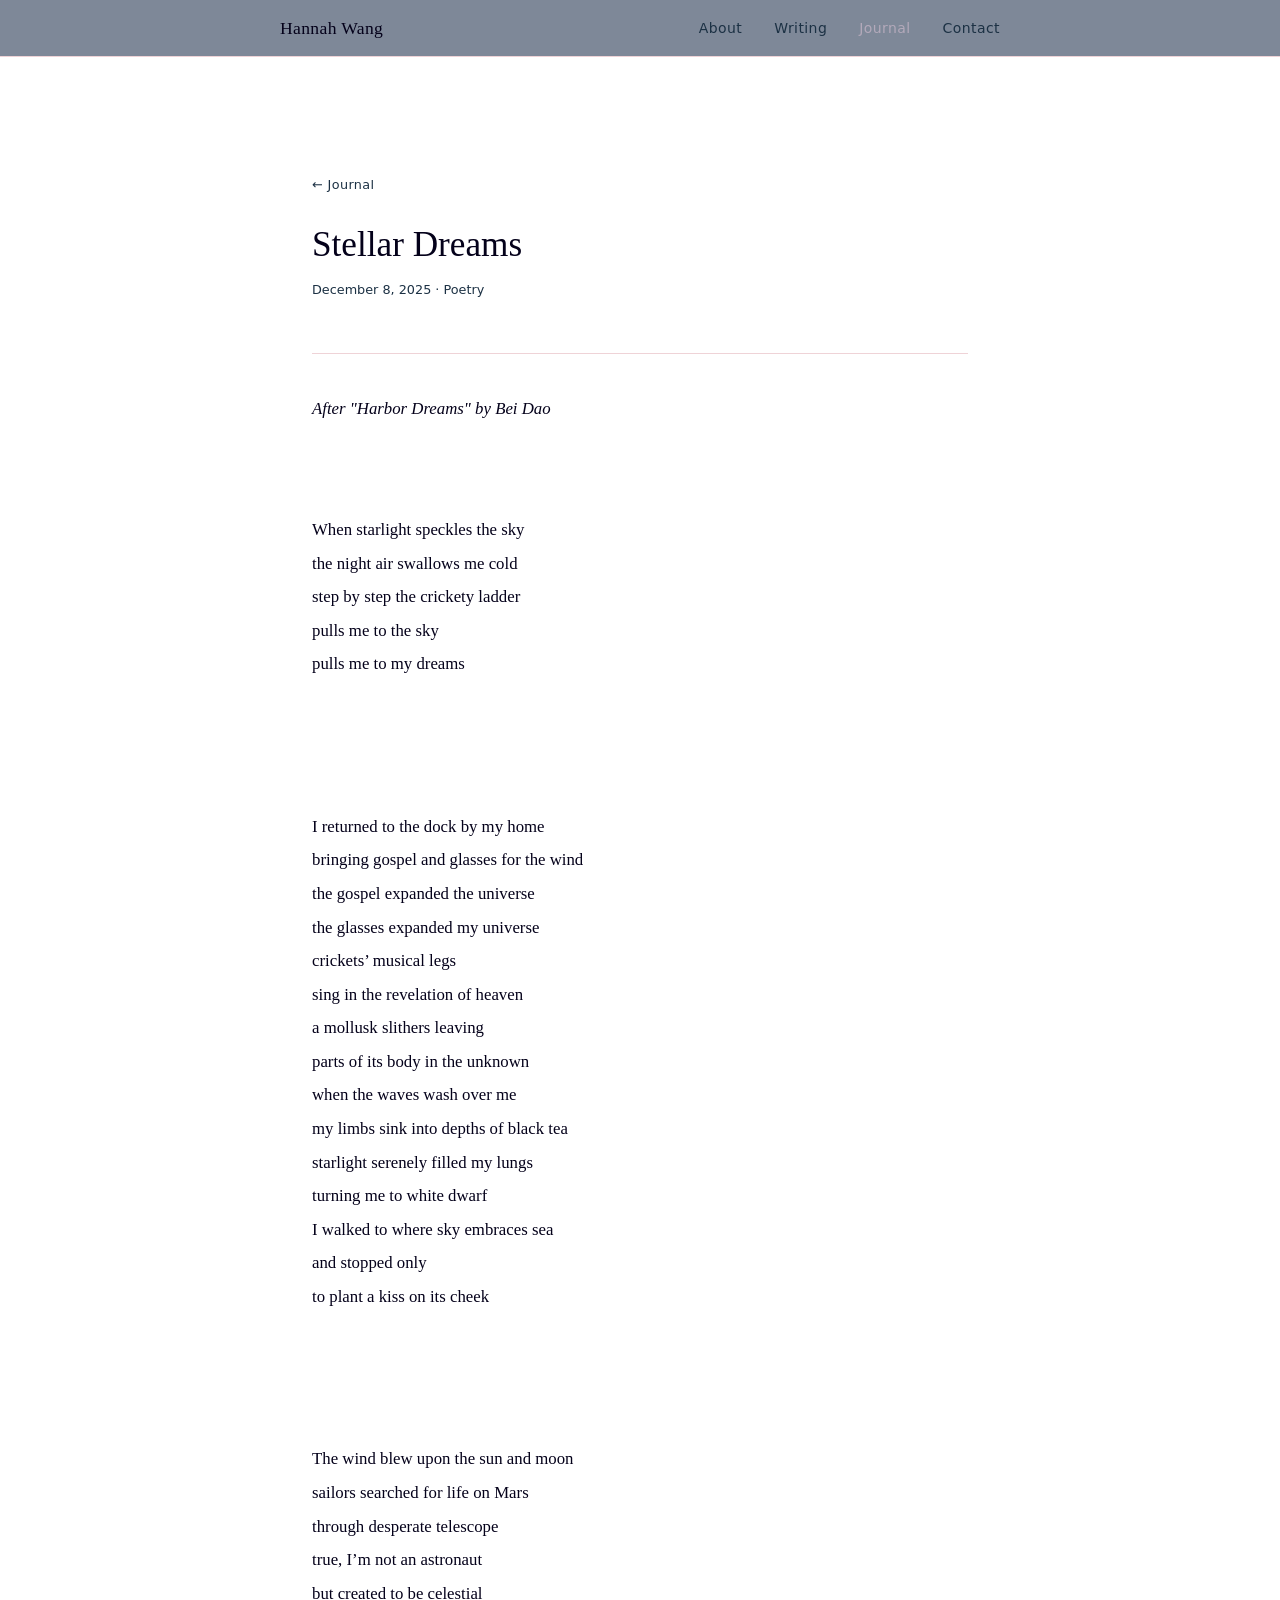
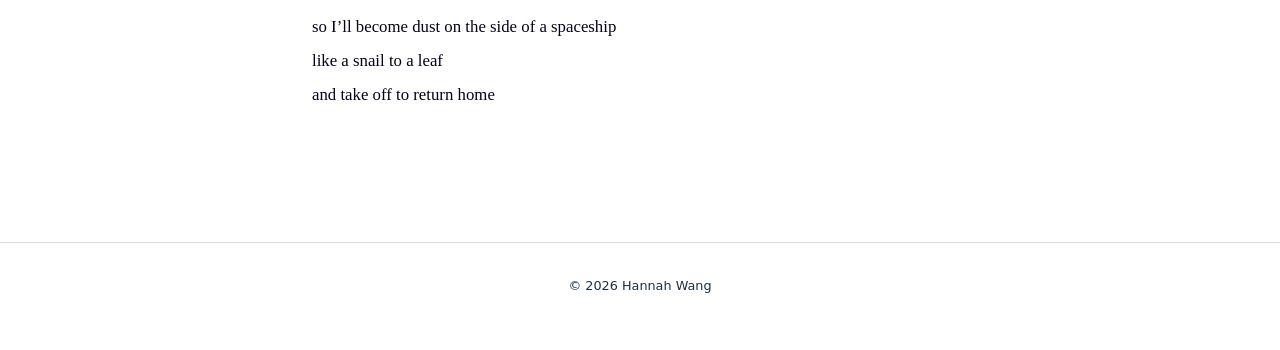
<file: posts/harbor-dreams-poem2.html>
<!DOCTYPE html>
<html lang="en">
<head>
  <meta charset="UTF-8" />
  <meta name="viewport" content="width=device-width, initial-scale=1.0" />
  <title>Stellar Dreams — Hannah Wang</title>
  <link rel="stylesheet" href="../style.css" />
  <link rel="stylesheet" href="post.css" />
</head>
<body>
  <nav>
    <div class="nav-inner">
      <a class="nav-logo" href="../index.html">Hannah Wang</a>
      <ul class="nav-links">
        <li><a href="../index.html">About</a></li>
        <li><a href="../writing.html">Writing</a></li>
        <li><a href="../blog.html" class="active">Journal</a></li>
        <li><a href="../contact.html">Contact</a></li>
      </ul>
    </div>
  </nav>

  <main>
    <div class="post-header">
      <a class="back-link" href="../blog.html">← Journal</a>
      <h1>Stellar Dreams</h1>
      <p class="post-dateline">December 8, 2025 · Poetry</p>
    </div>

    <div class="post-body">
      <p>
        <i>After "Harbor Dreams" by Bei Dao</i>
      </p>

      <div class="poem">
        <div class="poem-stanza">When starlight speckles the sky
the night air swallows me cold
step by step the crickety ladder
pulls me to the sky
pulls me to my dreams</div>

        <div class="poem-stanza">I returned to the dock by my home
bringing gospel and glasses for the wind
the gospel expanded the universe
the glasses expanded my universe
crickets’ musical legs
sing in the revelation of heaven
a mollusk slithers leaving
parts of its body in the unknown
when the waves wash over me
my limbs sink into depths of black tea
starlight serenely filled my lungs
turning me to white dwarf
I walked to where sky embraces sea
and stopped only
to plant a kiss on its cheek</div>

        <div class="poem-stanza">The wind blew upon the sun and moon
sailors searched for life on Mars
through desperate telescope
true, I’m not an astronaut
but created to be celestial
so I’ll become dust on the side of a spaceship
like a snail to a leaf
and take off to return home</div>
      </div>
    </div>
  </main>

  <footer>
    <p>© 2026 Hannah Wang</p>
  </footer>
</body>
</html>
</file>
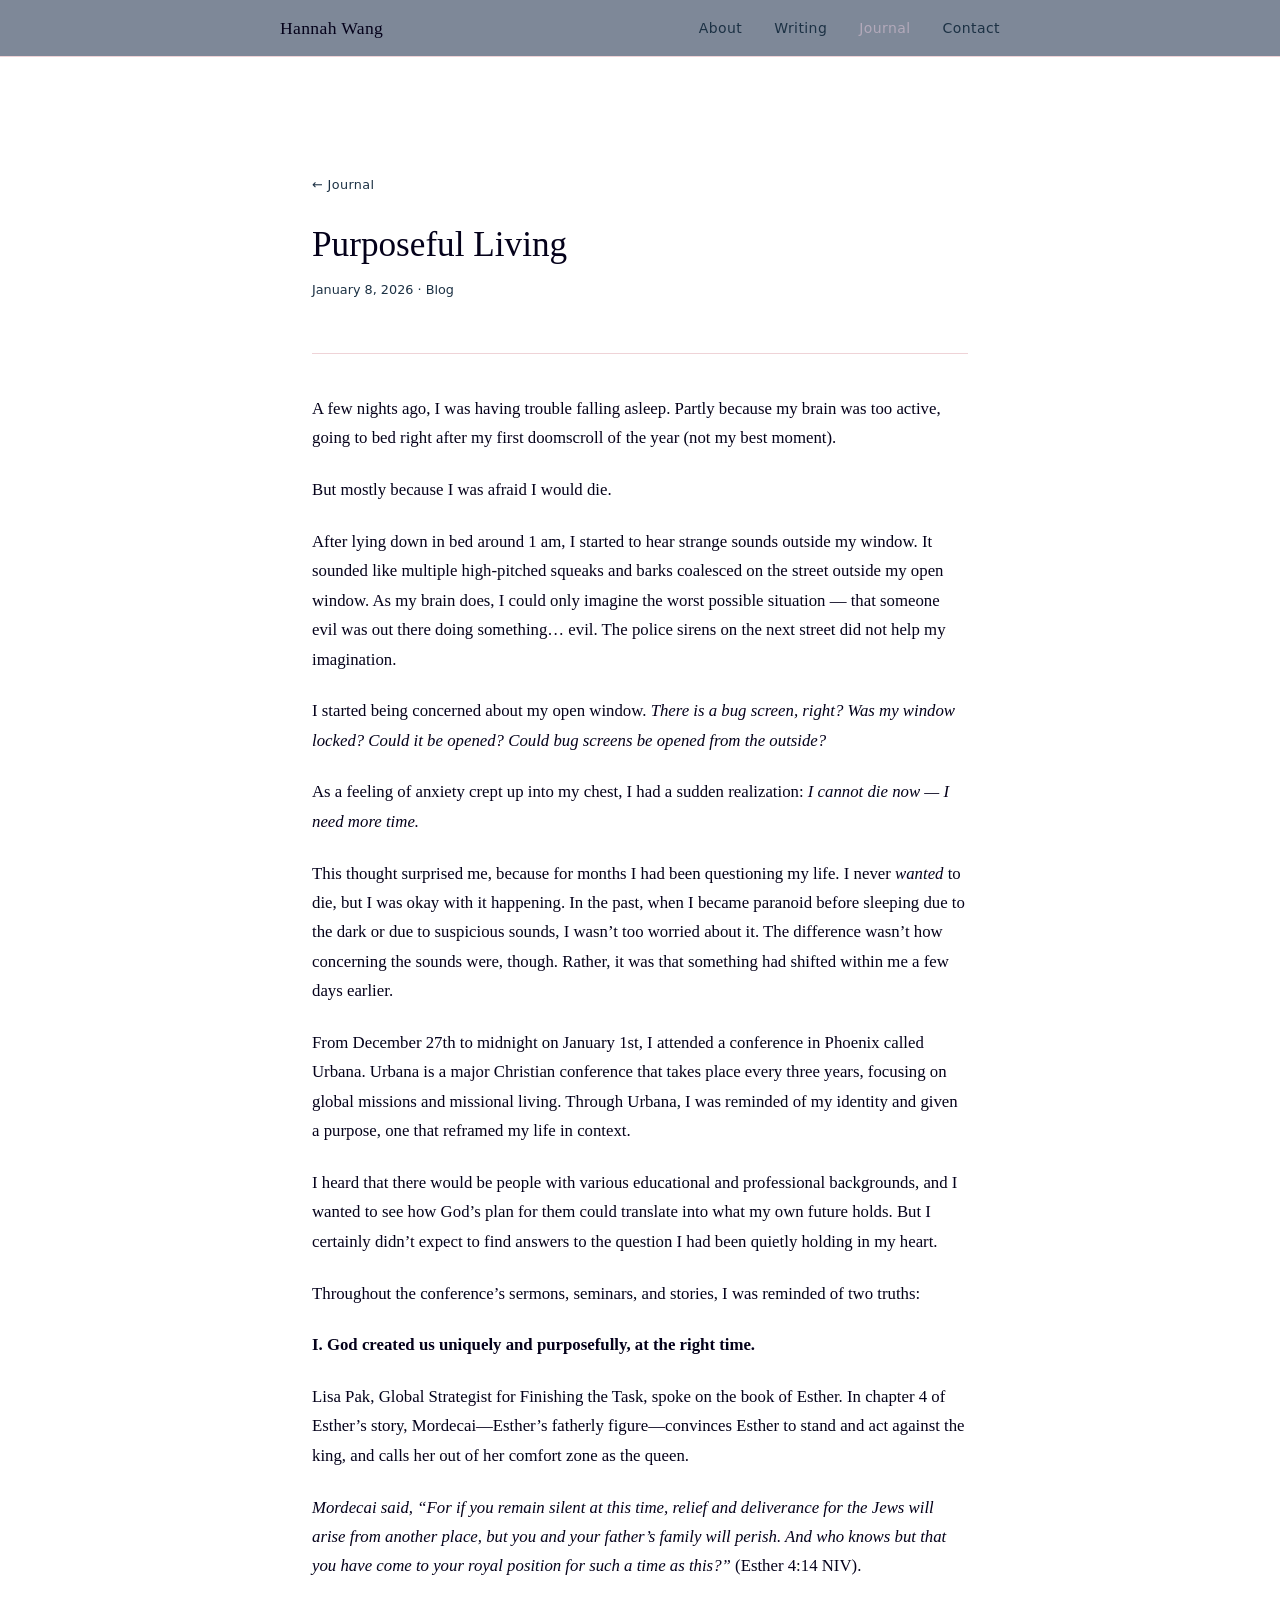
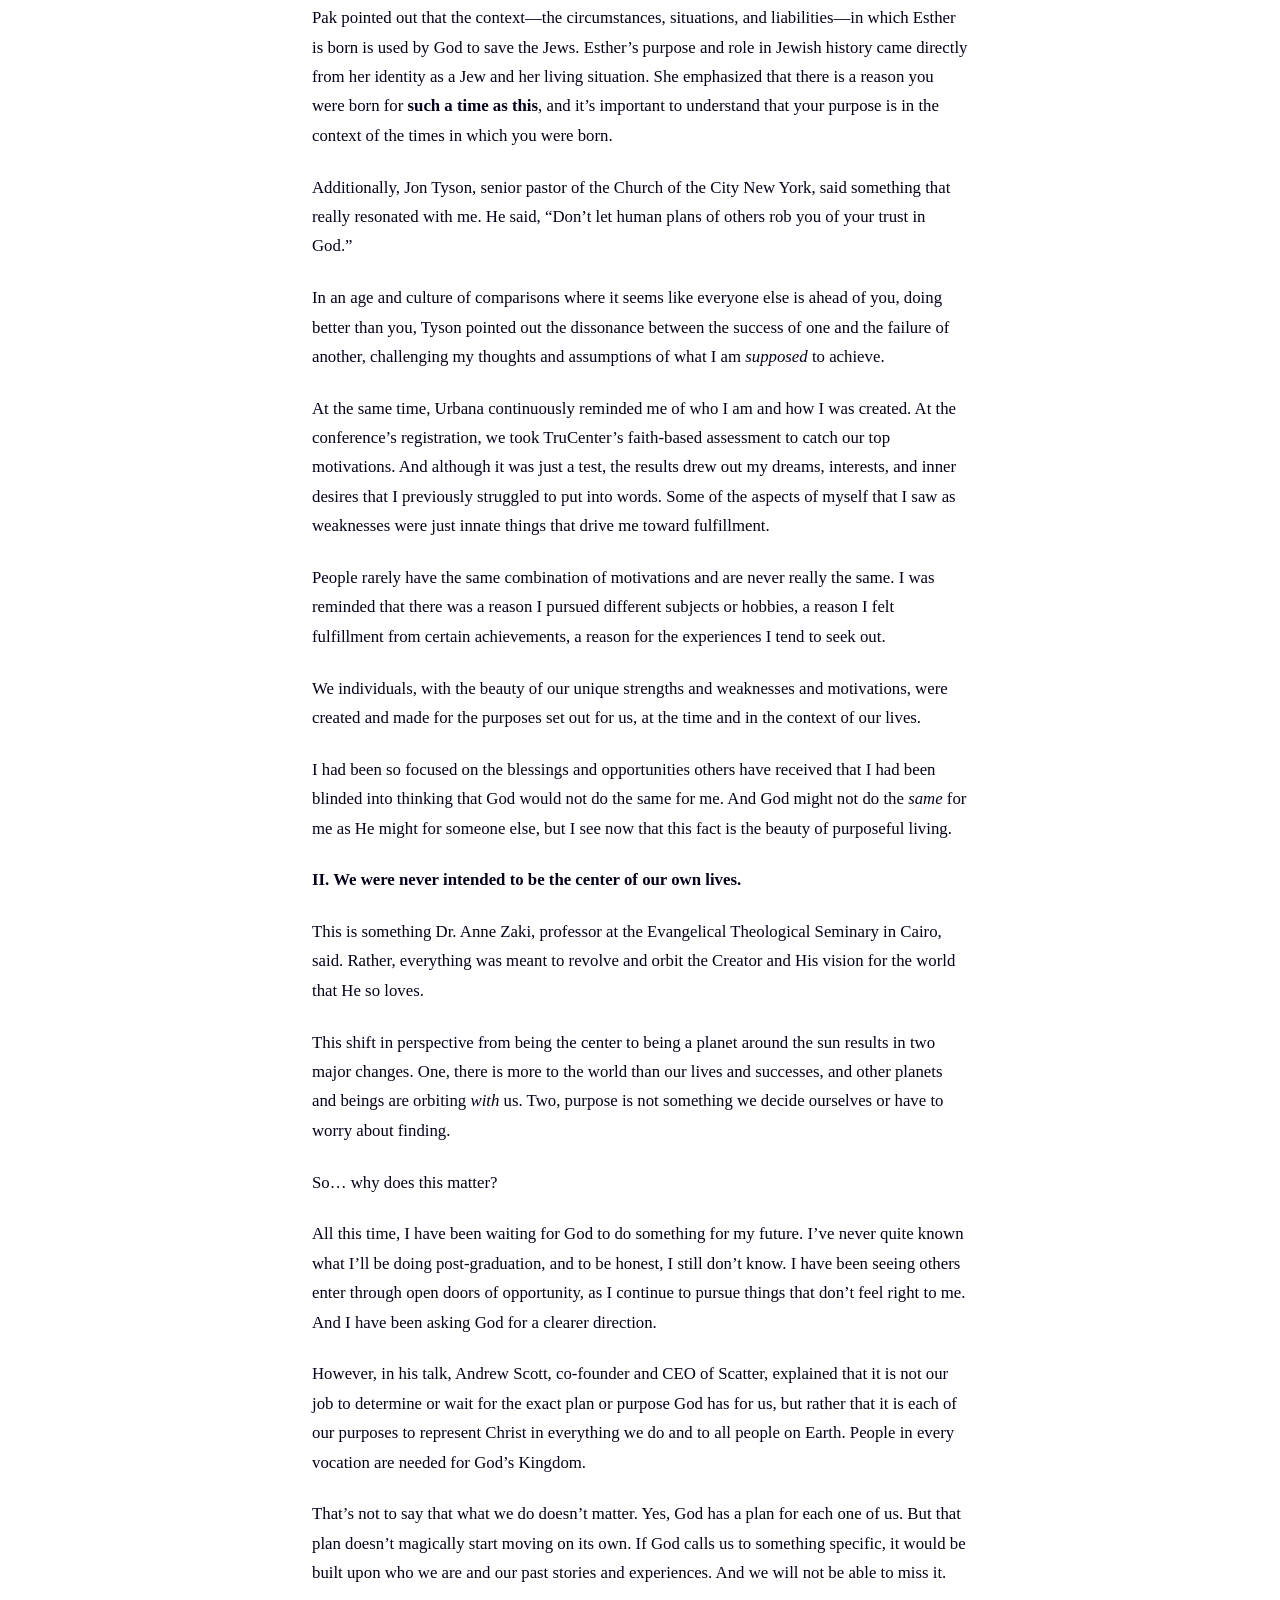
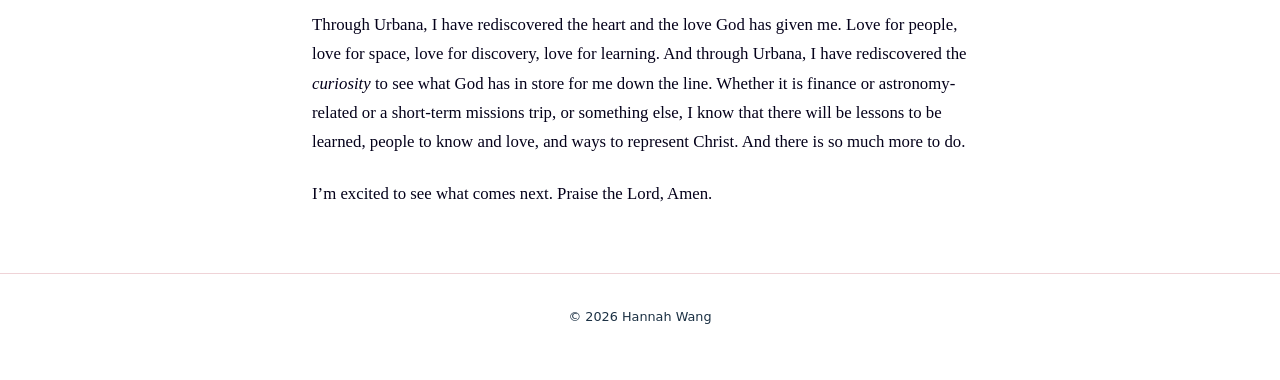
<file: posts/urbana-prose3.html>
<!DOCTYPE html>
<html lang="en">
<head>
  <meta charset="UTF-8" />
  <meta name="viewport" content="width=device-width, initial-scale=1.0" />
  <title>Purposeful Living — Hannah Wang</title>
  <link rel="stylesheet" href="../style.css" />
  <link rel="stylesheet" href="post.css" />
</head>
<body>
  <nav>
    <div class="nav-inner">
      <a class="nav-logo" href="../index.html">Hannah Wang</a>
      <ul class="nav-links">
        <li><a href="../index.html">About</a></li>
        <li><a href="../writing.html">Writing</a></li>
        <li><a href="../blog.html" class="active">Journal</a></li>
        <li><a href="../contact.html">Contact</a></li>
      </ul>
    </div>
  </nav>

  <main>
    <div class="post-header">
      <a class="back-link" href="../blog.html">← Journal</a>
      <h1>Purposeful Living</h1>
      <p class="post-dateline">January 8, 2026 · Blog</p>
    </div>

    <div class="post-body">
      <p>
        A few nights ago, I was having trouble falling asleep. Partly because my brain was too active, going to bed right after my first doomscroll of the year (not my best moment).
      </p>

      <p>
        But mostly because I was afraid I would die.
      </p>

      <p>
        After lying down in bed around 1 am, I started to hear strange sounds outside my window. It sounded like multiple high-pitched squeaks and barks coalesced on the street outside my open window. As my brain does, I could only imagine the worst possible situation — that someone evil was out there doing something… evil. The police sirens on the next street did not help my imagination.
      </p>

      <p>
        I started being concerned about my open window. <i>There is a bug screen, right? Was my window locked? Could it be opened? Could bug screens be opened from the outside?</i>
      </p>

      <p>
        As a feeling of anxiety crept up into my chest, I had a sudden realization: <i>I cannot die now — I need more time.</i>
      </p>

      <p>
        This thought surprised me, because for months I had been questioning my life. I never <i>wanted</i> to die, but I was okay with it happening. In the past, when I became paranoid before sleeping due to the dark or due to suspicious sounds, I wasn’t too worried about it. The difference wasn’t how concerning the sounds were, though. Rather, it was that something had shifted within me a few days earlier.
      </p>

      <p>

      </p>

      <p>
        From December 27th to midnight on January 1st, I attended a conference in Phoenix called Urbana. Urbana is a major Christian conference that takes place every three years, focusing on global missions and missional living. Through Urbana, I was reminded of my identity and given a purpose, one that reframed my life in context.
      </p>

      <p>
        I heard that there would be people with various educational and professional backgrounds, and I wanted to see how God’s plan for them could translate into what my own future holds. But I certainly didn’t expect to find answers to the question I had been quietly holding in my heart.
      </p>

      <p>
        Throughout the conference’s sermons, seminars, and stories, I was reminded of two truths:
      </p>

      <p>
        <b>I. God created us uniquely and purposefully, at the right time.</b>
      </p>

      <p>
        Lisa Pak, Global Strategist for Finishing the Task, spoke on the book of Esther. In chapter 4 of Esther’s story, Mordecai—Esther’s fatherly figure—convinces Esther to stand and act against the king, and calls her out of her comfort zone as the queen.
      </p>

      <p>
        <i>Mordecai said, “For if you remain silent at this time, relief and deliverance for the Jews will arise from another place, but you and your father’s family will perish. And who knows but that you have come to your royal position for such a time as this?”</i> (Esther 4:14 NIV).
      </p>

      <p>
        Pak pointed out that the context—the circumstances, situations, and liabilities—in which Esther is born is used by God to save the Jews. Esther’s purpose and role in Jewish history came directly from her identity as a Jew and her living situation. She emphasized that there is a reason you were born for <b>such a time as this</b>, and it’s important to understand that your purpose is in the context of the times in which you were born.
      </p>

      <p>
        Additionally, Jon Tyson, senior pastor of the Church of the City New York, said something that really resonated with me. He said, “Don’t let human plans of others rob you of your trust in God.”
      </p>

      <p>
        In an age and culture of comparisons where it seems like everyone else is ahead of you, doing better than you, Tyson pointed out the dissonance between the success of one and the failure of another, challenging my thoughts and assumptions of what I am <i>supposed</i> to achieve.
      </p>

      <p>
        At the same time, Urbana continuously reminded me of who I am and how I was created. At the conference’s registration, we took TruCenter’s faith-based assessment to catch our top motivations. And although it was just a test, the results drew out my dreams, interests, and inner desires that I previously struggled to put into words. Some of the aspects of myself that I saw as weaknesses were just innate things that drive me toward fulfillment.
      </p>

      <p>
        People rarely have the same combination of motivations and are never really the same. I was reminded that there was a reason I pursued different subjects or hobbies, a reason I felt fulfillment from certain achievements, a reason for the experiences I tend to seek out.
      </p>

      <p>
        We individuals, with the beauty of our unique strengths and weaknesses and motivations, were created and made for the purposes set out for us, at the time and in the context of our lives.
      </p>

      <p>
        I had been so focused on the blessings and opportunities others have received that I had been blinded into thinking that God would not do the same for me. And God might not do the <i>same</i> for me as He might for someone else, but I see now that this fact is the beauty of purposeful living.
      </p>

      <p>
        <b>II. We were never intended to be the center of our own lives.</b>
      </p>

      <p>
        This is something Dr. Anne Zaki, professor at the Evangelical Theological Seminary in Cairo, said. Rather, everything was meant to revolve and orbit the Creator and His vision for the world that He so loves.
      </p>

      <p>
        This shift in perspective from being the center to being a planet around the sun results in two major changes. One, there is more to the world than our lives and successes, and other planets and beings are orbiting <i>with</i> us. Two, purpose is not something we decide ourselves or have to worry about finding.
      </p>

      <p>
        So… why does this matter?
      </p>

      <p>
        All this time, I have been waiting for God to do something for my future. I’ve never quite known what I’ll be doing post-graduation, and to be honest, I still don’t know. I have been seeing others enter through open doors of opportunity, as I continue to pursue things that don’t feel right to me. And I have been asking God for a clearer direction.
      </p>

      <p>
        However, in his talk, Andrew Scott, co-founder and CEO of Scatter, explained that it is not our job to determine or wait for the exact plan or purpose God has for us, but rather that it is each of our purposes to represent Christ in everything we do and to all people on Earth. People in every vocation are needed for God’s Kingdom.
      </p>

      <p>
        That’s not to say that what we do doesn’t matter. Yes, God has a plan for each one of us. But that plan doesn’t magically start moving on its own. If God calls us to something specific, it would be built upon who we are and our past stories and experiences. And we will not be able to miss it.
      </p>

      <p>
        Through Urbana, I have rediscovered the heart and the love God has given me. Love for people, love for space, love for discovery, love for learning. And through Urbana, I have rediscovered the <i>curiosity</i> to see what God has in store for me down the line. Whether it is finance or astronomy-related or a short-term missions trip, or something else, I know that there will be lessons to be learned, people to know and love, and ways to represent Christ. And there is so much more to do.
      </p>

      <p>
        I’m excited to see what comes next. Praise the Lord, Amen.
      </p>

    </div>
  </main>

  <footer>
    <p>© 2026 Hannah Wang</p>
  </footer>
</body>
</html>
</file>
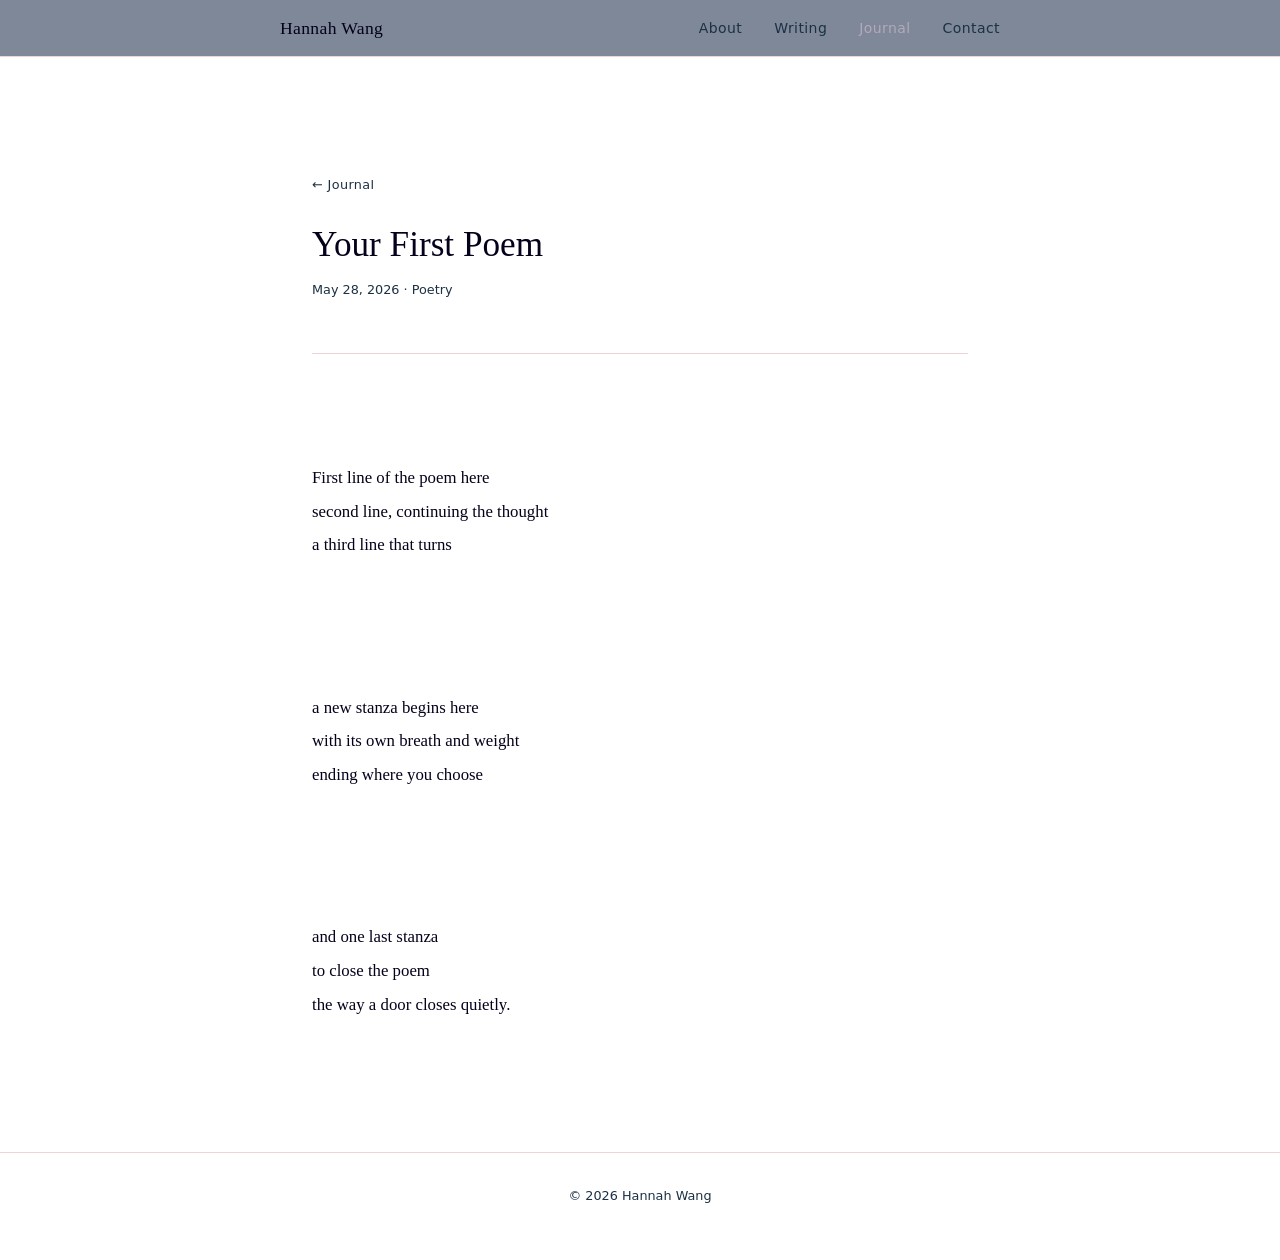
<file: posts/your-first-poem.html>
<!DOCTYPE html>
<html lang="en">
<head>
  <meta charset="UTF-8" />
  <meta name="viewport" content="width=device-width, initial-scale=1.0" />
  <title>Your First Poem — Hannah Wang</title>
  <link rel="stylesheet" href="../style.css" />
  <link rel="stylesheet" href="post.css" />
</head>
<body>
  <nav>
    <div class="nav-inner">
      <a class="nav-logo" href="../index.html">Hannah Wang</a>
      <ul class="nav-links">
        <li><a href="../index.html">About</a></li>
        <li><a href="../writing.html">Writing</a></li>
        <li><a href="../blog.html" class="active">Journal</a></li>
        <li><a href="../contact.html">Contact</a></li>
      </ul>
    </div>
  </nav>

  <main>
    <div class="post-header">
      <a class="back-link" href="../blog.html">← Journal</a>
      <h1>Your First Poem</h1>
      <p class="post-dateline">May 28, 2026 · Poetry</p>
    </div>

    <div class="post-body">
      <div class="poem">
        <div class="poem-stanza">First line of the poem here
second line, continuing the thought
a third line that turns</div>

        <div class="poem-stanza">a new stanza begins here
with its own breath and weight
ending where you choose</div>

        <div class="poem-stanza">and one last stanza
to close the poem
the way a door closes quietly.</div>
      </div>
    </div>
  </main>

  <footer>
    <p>© 2026 Hannah Wang</p>
  </footer>
</body>
</html>
</file>
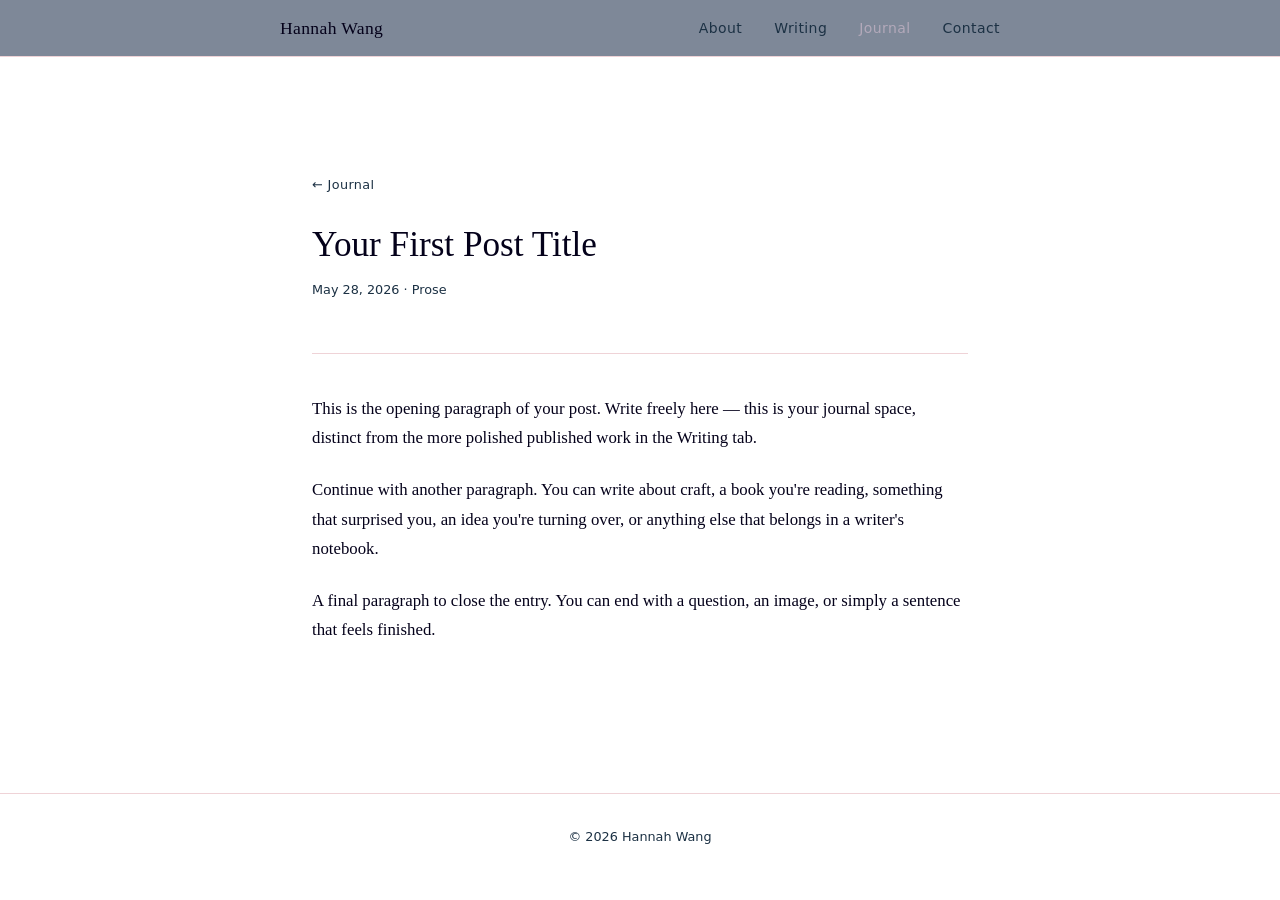
<file: posts/your-first-prose-post.html>
<!DOCTYPE html>
<html lang="en">
<head>
  <meta charset="UTF-8" />
  <meta name="viewport" content="width=device-width, initial-scale=1.0" />
  <title>Your First Post Title — Hannah Wang</title>
  <link rel="stylesheet" href="../style.css" />
  <link rel="stylesheet" href="post.css" />
</head>
<body>
  <nav>
    <div class="nav-inner">
      <a class="nav-logo" href="../index.html">Hannah Wang</a>
      <ul class="nav-links">
        <li><a href="../index.html">About</a></li>
        <li><a href="../writing.html">Writing</a></li>
        <li><a href="../blog.html" class="active">Journal</a></li>
        <li><a href="../contact.html">Contact</a></li>
      </ul>
    </div>
  </nav>

  <main>
    <div class="post-header">
      <a class="back-link" href="../blog.html">← Journal</a>
      <h1>Your First Post Title</h1>
      <p class="post-dateline">May 28, 2026 · Prose</p>
    </div>

    <div class="post-body">
      <p>
        This is the opening paragraph of your post. Write freely here — this is your journal space,
        distinct from the more polished published work in the Writing tab.
      </p>

      <p>
        Continue with another paragraph. You can write about craft, a book you're reading,
        something that surprised you, an idea you're turning over, or anything else that belongs
        in a writer's notebook.
      </p>

      <p>
        A final paragraph to close the entry. You can end with a question, an image, or simply
        a sentence that feels finished.
      </p>
    </div>
  </main>

  <footer>
    <p>© 2026 Hannah Wang</p>
  </footer>
</body>
</html>
</file>
<file: style.css>
*, *::before, *::after { box-sizing: border-box; margin: 0; padding: 0; }

:root {
  --bg: #FFFFFF;
  --surface: #7E8898;
  --text: #04011a;
  --muted: #1C3144;
  --accent: #B3A9BA;
  --accent-light: #DEE2FF;
  --border: #EFD3D7;
  --max-w: 720px;
  --font-body: 'Georgia', 'Times New Roman', serif;
  --font-ui: system-ui, -apple-system, sans-serif;
}

html { scroll-behavior: smooth; }

body {
  background: var(--bg);
  color: var(--text);
  font-family: var(--font-body);
  font-size: 1.05rem;
  line-height: 1.75;
  min-height: 100vh;
  display: flex;
  flex-direction: column;
}

/* ── Nav ── */
nav {
  background: var(--surface);
  border-bottom: 1px solid var(--border);
  padding: 0 2rem;
  position: sticky;
  top: 0;
  z-index: 100;
}

.nav-inner {
  max-width: var(--max-w);
  margin: 0 auto;
  display: flex;
  align-items: center;
  justify-content: space-between;
  height: 56px;
}

.nav-logo {
  font-family: var(--font-body);
  font-size: 1.1rem;
  font-weight: normal;
  color: var(--text);
  text-decoration: none;
  letter-spacing: 0.02em;
}

.nav-links {
  display: flex;
  gap: 2rem;
  list-style: none;
}

.nav-links a {
  font-family: var(--font-ui);
  font-size: 0.875rem;
  color: var(--muted);
  text-decoration: none;
  letter-spacing: 0.03em;
  transition: color 0.15s;
}

.nav-links a:hover,
.nav-links a.active { color: var(--accent); }

/* ── Layout ── */
main {
  flex: 1;
  max-width: var(--max-w);
  margin: 0 auto;
  padding: 4rem 2rem;
  width: 100%;
}

footer {
  border-top: 1px solid var(--border);
  text-align: center;
  padding: 2rem;
  font-family: var(--font-ui);
  font-size: 0.8rem;
  color: var(--muted);
}

/* ── Typography ── */
h1 { font-size: 2.2rem; line-height: 1.2; font-weight: normal; margin-bottom: 0.5rem; }
h2 { font-size: 1.4rem; font-weight: normal; color: var(--accent); margin: 3rem 0 1.25rem; }
h3 { font-size: 1.05rem; font-weight: bold; margin-bottom: 0.25rem; }
p  { margin-bottom: 1.25rem; }

a { color: var(--accent); }
a:hover { text-decoration: underline; }

/* ── Hero ── */
.hero {
  padding: 3rem 0 2rem;
  border-bottom: 1px solid var(--border);
  margin-bottom: 3rem;
}

.hero-subtitle {
  font-family: var(--font-ui);
  font-size: 0.9rem;
  color: var(--muted);
  letter-spacing: 0.08em;
  text-transform: uppercase;
  margin-bottom: 1rem;
}

.hero h1 { margin-bottom: 1.25rem; }
.hero p { font-size: 1.1rem; color: var(--muted); max-width: 540px; }

/* ── Writing grid ── */
.genre-section { margin-bottom: 0.5rem; }

.piece {
  border-top: 1px solid var(--border);
  padding: 1.25rem 0;
  display: grid;
  grid-template-columns: 1fr auto;
  gap: 0.5rem 1.5rem;
  align-start: start;
}

.piece-title { font-style: italic; font-size: 1rem; }
.piece-title a { color: var(--text); text-decoration: none; }
.piece-title a:hover { color: var(--accent); }

.piece-meta {
  font-family: var(--font-ui);
  font-size: 0.8rem;
  color: var(--muted);
  white-space: nowrap;
  padding-top: 0.15rem;
}

.piece-desc {
  grid-column: 1 / -1;
  font-size: 0.9rem;
  color: var(--muted);
  margin: 0;
  line-height: 1.55;
}

/* ── Tags ── */
.tag {
  display: inline-block;
  background: var(--accent-light);
  color: var(--accent);
  font-family: var(--font-ui);
  font-size: 0.72rem;
  letter-spacing: 0.05em;
  text-transform: uppercase;
  padding: 0.15rem 0.6rem;
  border-radius: 20px;
  margin-right: 0.35rem;
}

/* ── Blog ── */
.post {
  border-top: 1px solid var(--border);
  padding: 1.75rem 0;
}

.post-date {
  font-family: var(--font-ui);
  font-size: 0.8rem;
  color: var(--muted);
  margin-bottom: 0.4rem;
}

.post h3 { font-size: 1.2rem; font-weight: normal; margin-bottom: 0.5rem; }
.post h3 a { color: var(--text); text-decoration: none; }
.post h3 a:hover { color: var(--accent); }
.post p { color: var(--muted); font-size: 0.95rem; margin-bottom: 0.75rem; }

.read-more {
  font-family: var(--font-ui);
  font-size: 0.8rem;
  color: var(--accent);
  text-decoration: none;
  letter-spacing: 0.03em;
}
.read-more:hover { text-decoration: underline; }

/* ── Contact ── */
.contact-intro { max-width: 480px; }

.contact-block {
  margin-top: 2.5rem;
  display: flex;
  flex-direction: column;
  gap: 1rem;
}

.contact-item {
  display: flex;
  align-items: center;
  gap: 0.75rem;
  font-family: var(--font-ui);
  font-size: 0.95rem;
}

.contact-label {
  font-size: 0.75rem;
  letter-spacing: 0.08em;
  text-transform: uppercase;
  color: var(--muted);
  width: 80px;
  flex-shrink: 0;
}

/* ── Responsive ── */
@media (max-width: 600px) {
  main { padding: 2.5rem 1.25rem; }
  h1 { font-size: 1.75rem; }
  .piece { grid-template-columns: 1fr; }
  .piece-meta { padding-top: 0; }
  nav { padding: 0 1.25rem; }
  .nav-links { gap: 1.25rem; }
}
</file>
<file: posts/post.css>
/* Extra styles for individual post pages — loaded after ../style.css */

.post-header {
  padding: 3rem 0 2rem;
  border-bottom: 1px solid var(--border);
  margin-bottom: 2.5rem;
}

.back-link {
  display: inline-block;
  font-family: var(--font-ui);
  font-size: 0.8rem;
  color: var(--muted);
  text-decoration: none;
  letter-spacing: 0.03em;
  margin-bottom: 1.75rem;
}
.back-link:hover { color: var(--accent); text-decoration: none; }

.center-image {
  display: block;
  margin-inline: auto; /* Centers the element horizontally */
  max-width: 100%;     /* Keeps it responsive on smaller screens */
  height: 500px;
}

.post-header h1 { margin-bottom: 0.75rem; }

.post-dateline {
  font-family: var(--font-ui);
  font-size: 0.8rem;
  color: var(--muted);
}

/* Prose body */
.post-body p { margin-bottom: 1.4rem; }
.post-body p:last-child { margin-bottom: 0; }

/* Poetry body */
.poem {
  white-space: pre-wrap;
  font-family: var(--font-body);
  font-size: 1.05rem;
  line-height: 2;
  margin: 0;
}

.poem-stanza { margin-bottom: 1.75rem; }
.poem-stanza:last-child { margin-bottom: 0; }
</file>
